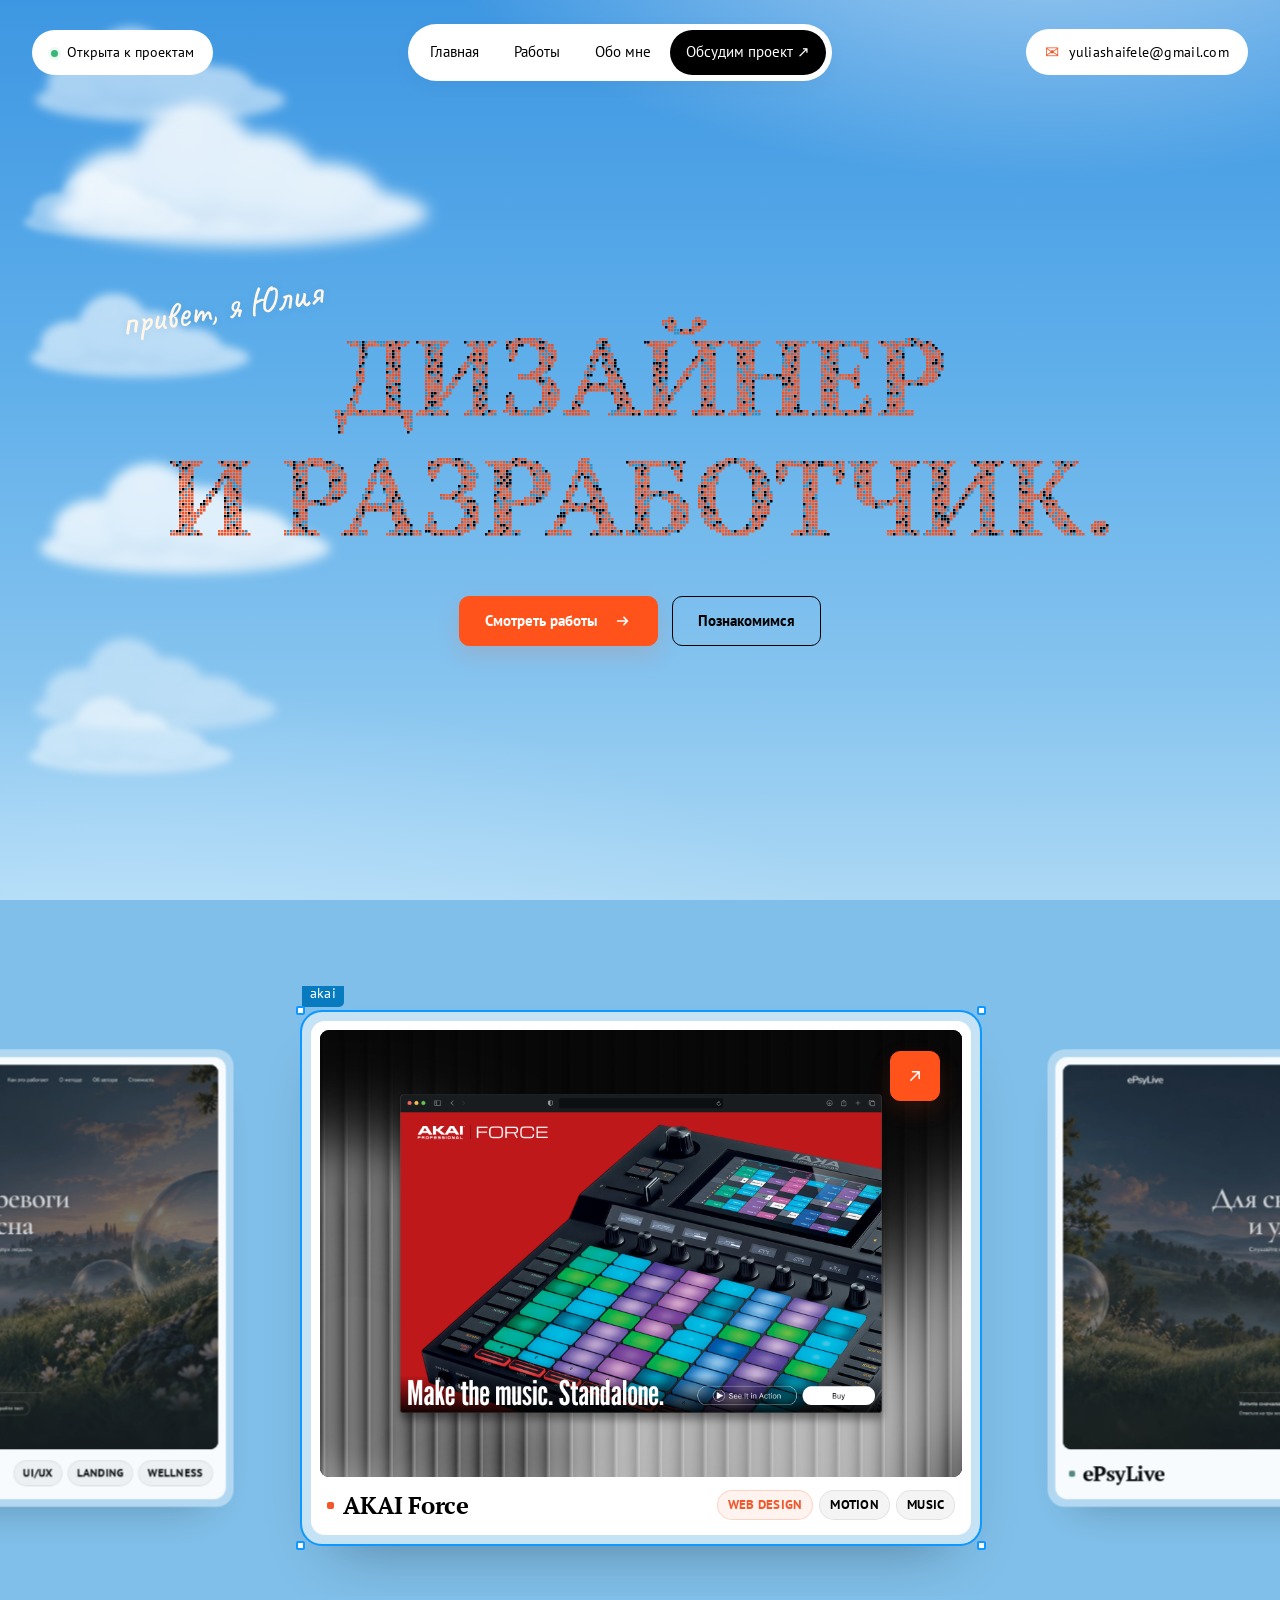
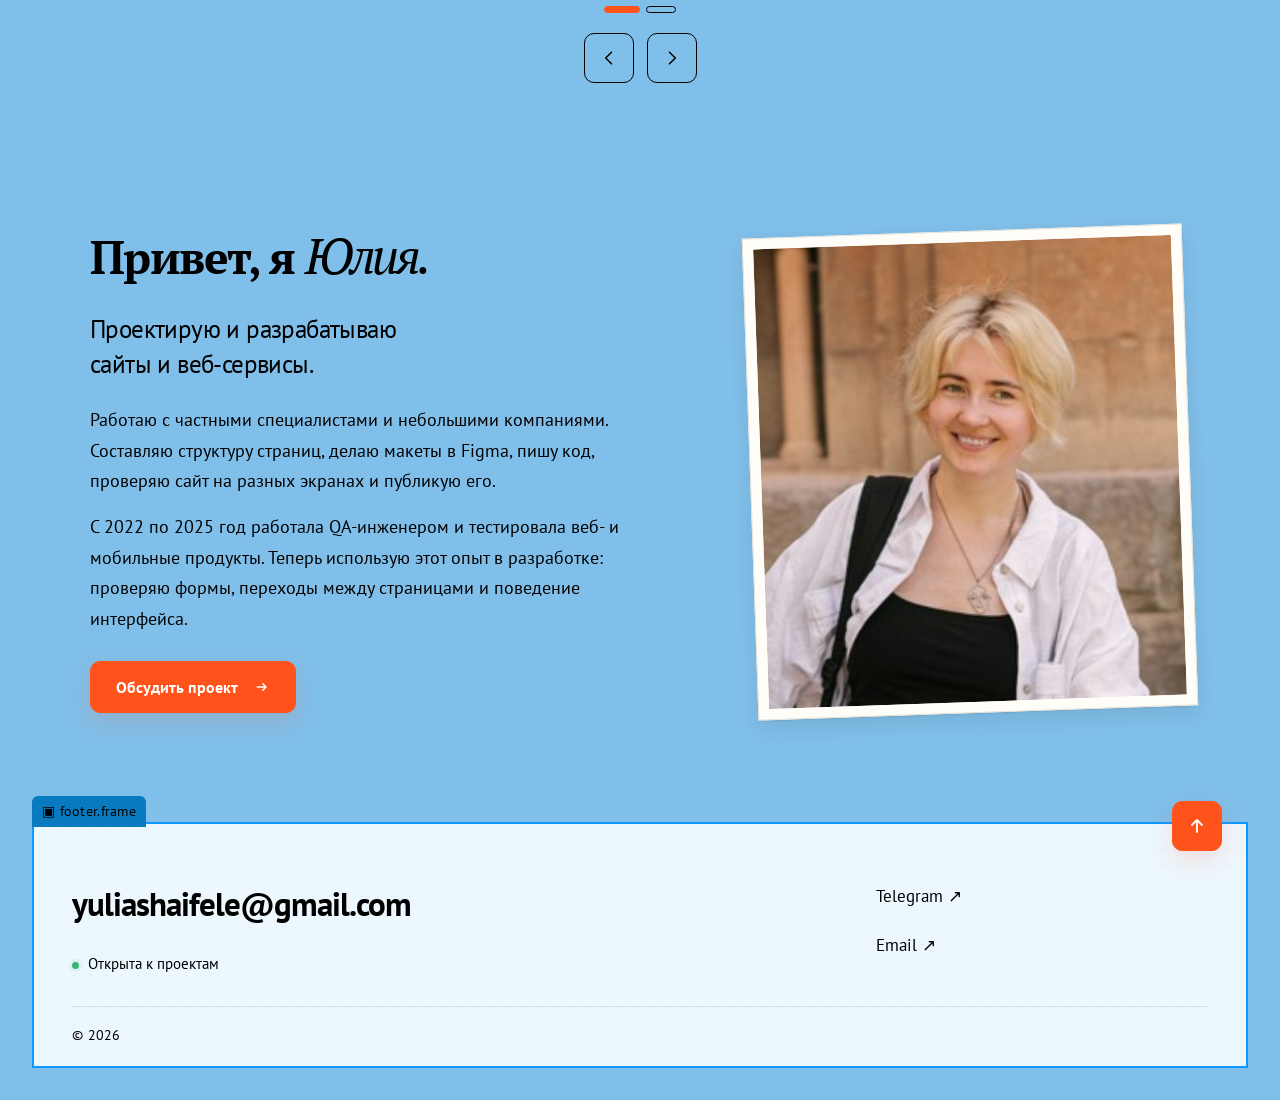
<file: index.html>
<!doctype html><html lang="ru"><head><meta charset="UTF-8"><meta name="viewport" content="width=device-width,initial-scale=1"><meta name="theme-color" content="#6bb6e5"><meta name="description" content="Независимый веб-дизайнер. Выразительные сайты и продуманные интерфейсы. Избранные проекты: AKAI Force и ePsyLive."><link rel="icon" href="favicon.svg" type="image/svg+xml"><link rel="stylesheet" href="styles.css?v=pt-fonts"><link rel="stylesheet" href="sections.css?v=pt-fonts"><script src="app.js?v=pure-black" defer></script><title>Юлия Шайфеле — Дизайнер и разработчик</title><link rel="stylesheet" href="typography.css?v=compact-footer"></head><body id="top"><a class="skip" href="#main">К содержимому</a><header class="header"><div class="status"><span class="dot"></span>Открыта к проектам</div><button class="menu-toggle" aria-controls="navigation" aria-expanded="false">Меню +</button><nav class="nav" id="navigation" aria-label="Основная навигация"><a href="#top">Главная</a><a href="#work">Работы</a><a href="#about">Обо мне</a><a href="https://t.me/p1nkx1" class="nav-contact" target="_blank" rel="noopener noreferrer">Обсудим проект ↗</a></nav><a class="identity" href="mailto:yuliashaifele@gmail.com"><span aria-hidden="true">✉</span> yuliashaifele@gmail.com</a></header>
<main id="main"><div class="sky-clouds" aria-hidden="true"><div class="cloud c1"></div><div class="cloud c2"></div><div class="cloud c3"></div><div class="cloud c4"></div><div class="cloud c5"></div><div class="cloud c6"></div><div class="cloud c7"></div></div><div class="sky-stage"><section class="hero" aria-labelledby="hero-title"><div class="hero-content"><p class="hero-hello">привет, я Юлия</p><div class="particle-heading"><h1 id="hero-title"><span>ДИЗАЙНЕР</span> <span>И РАЗРАБОТЧИК.</span></h1><canvas class="title-particles" aria-hidden="true"></canvas></div><div class="actions"><a href="#work" class="button primary">Смотреть работы <svg class="button-arrow" viewBox="0 0 20 20" width="16" height="16" fill="none" aria-hidden="true"><path d="M4 10h11M11 6l4 4-4 4" stroke="currentColor" stroke-width="1.8" stroke-linecap="round" stroke-linejoin="round"/></svg></a><a href="#about" class="button">Познакомимся</a></div></div></section>
<section class="work-carousel" id="work" aria-label="Избранные кейсы" aria-roledescription="карусель"><div class="work-slider" tabindex="0" aria-label="Кейсы: используйте стрелки влево и вправо"><div class="work-track"><article class="work-slide" data-project="akai" aria-label="AKAI Force" style="--project-accent:#f2582b"><div class="work-shell"><span class="work-label" aria-hidden="true">akai</span><i class="work-handle tl" aria-hidden="true"></i><i class="work-handle tr" aria-hidden="true"></i><i class="work-handle bl" aria-hidden="true"></i><i class="work-handle br" aria-hidden="true"></i><div class="work-card"><div class="work-frame"><img src="assets/akai-cover-mockup.png" alt="Первый экран проекта AKAI Force" width="1920" height="1440" draggable="false" decoding="async"><a class="work-open" href="https://pinkx1.github.io/akai-force/" target="_blank" rel="noopener noreferrer" aria-label="Открыть проект в новой вкладке"><svg viewBox="0 0 24 24" aria-hidden="true"><path d="M7 17 17 7M9 7h8v8"/></svg></a></div><div class="work-caption"><h3>AKAI Force</h3><div class="work-tags"><span>Web design</span><span>Motion</span><span>Music</span></div></div></div></div></article><article class="work-slide" data-project="epsylive" aria-label="ePsyLive" style="--project-accent:#4c867a"><div class="work-shell"><span class="work-label" aria-hidden="true">epsylive</span><i class="work-handle tl" aria-hidden="true"></i><i class="work-handle tr" aria-hidden="true"></i><i class="work-handle bl" aria-hidden="true"></i><i class="work-handle br" aria-hidden="true"></i><div class="work-card"><div class="work-frame"><img src="assets/epsy-cover.webp" alt="Первый экран проекта ePsyLive" width="1800" height="1125" draggable="false" decoding="async"><a class="work-open" href="https://psywaves.pro/" target="_blank" rel="noopener noreferrer" aria-label="Открыть проект в новой вкладке"><svg viewBox="0 0 24 24" aria-hidden="true"><path d="M7 17 17 7M9 7h8v8"/></svg></a></div><div class="work-caption"><h3>ePsyLive</h3><div class="work-tags"><span>UI/UX</span><span>Landing</span><span>Wellness</span></div></div></div></div></article></div></div><div class="work-dots" aria-label="Выбрать кейс"><button type="button" aria-label="Показать AKAI Force" aria-current="true" data-project-number="0"></button><button type="button" aria-label="Показать ePsyLive" data-project-number="1"></button></div><div class="work-arrows"><button type="button" data-work-prev aria-label="Предыдущий проект"><svg viewBox="0 0 24 24" aria-hidden="true"><path d="m15 5-7 7 7 7"/></svg></button><button type="button" data-work-next aria-label="Следующий проект"><svg viewBox="0 0 24 24" aria-hidden="true"><path d="m9 5 7 7-7 7"/></svg></button></div><span class="work-announcement sr-only" aria-live="polite"></span></section></div>
<div class="folio-world">
  <section class="about-editorial" id="about" aria-labelledby="about-heading">
  <div class="about-editorial-inner">
    
    <div class="about-spread">
      <figure class="about-portrait">
        <div class="about-photo-paper"><img src="assets/julia.png" alt="Юлия Шайфеле" width="275" height="256" loading="lazy"></div>
      </figure>
      <div class="about-introduction">
        <h2 id="about-heading">Привет, я <em>Юлия.</em></h2>
        <p class="about-lead">Проектирую и разрабатываю<br>сайты и веб-сервисы.</p>
        <div class="about-story"><p>Работаю с частными специалистами и небольшими компаниями. Составляю структуру страниц, делаю макеты в Figma, пишу код, проверяю сайт на разных экранах и публикую его.</p><p>С 2022 по 2025 год работала QA-инженером и тестировала веб- и мобильные продукты. Теперь использую этот опыт в разработке: проверяю формы, переходы между страницами и поведение интерфейса.</p></div>
        <a class="about-say-hi" href="https://t.me/p1nkx1" target="_blank" rel="noopener noreferrer">Обсудить проект <svg class="button-arrow" viewBox="0 0 20 20" width="16" height="16" fill="none" aria-hidden="true"><path d="M4 10h11M11 6l4 4-4 4" stroke="currentColor" stroke-width="1.8" stroke-linecap="round" stroke-linejoin="round"/></svg></a>
      </div>
    </div>
  </div>
</section>
  
  
  
  
  

  
  


  
  <footer class="folio-footer" id="contact"><span class="folio-tab">▣ footer.frame</span><a class="folio-top" href="#top" aria-label="Вернуться наверх"><svg viewBox="0 0 20 20" aria-hidden="true"><path d="M10 16V4M5 9l5-5 5 5"/></svg></a><div class="folio-footer-grid"><div><a class="folio-footer-email" href="mailto:yuliashaifele@gmail.com">yuliashaifele@gmail.com</a><p><i class="dot"></i>Открыта к проектам</p></div><div><a href="https://t.me/p1nkx1" target="_blank" rel="noopener noreferrer">Telegram ↗</a><a href="mailto:yuliashaifele@gmail.com">Email ↗</a></div></div><div class="folio-footer-bottom"><span>© 2026</span></div></footer>
</div>
</main></body></html>
</file>
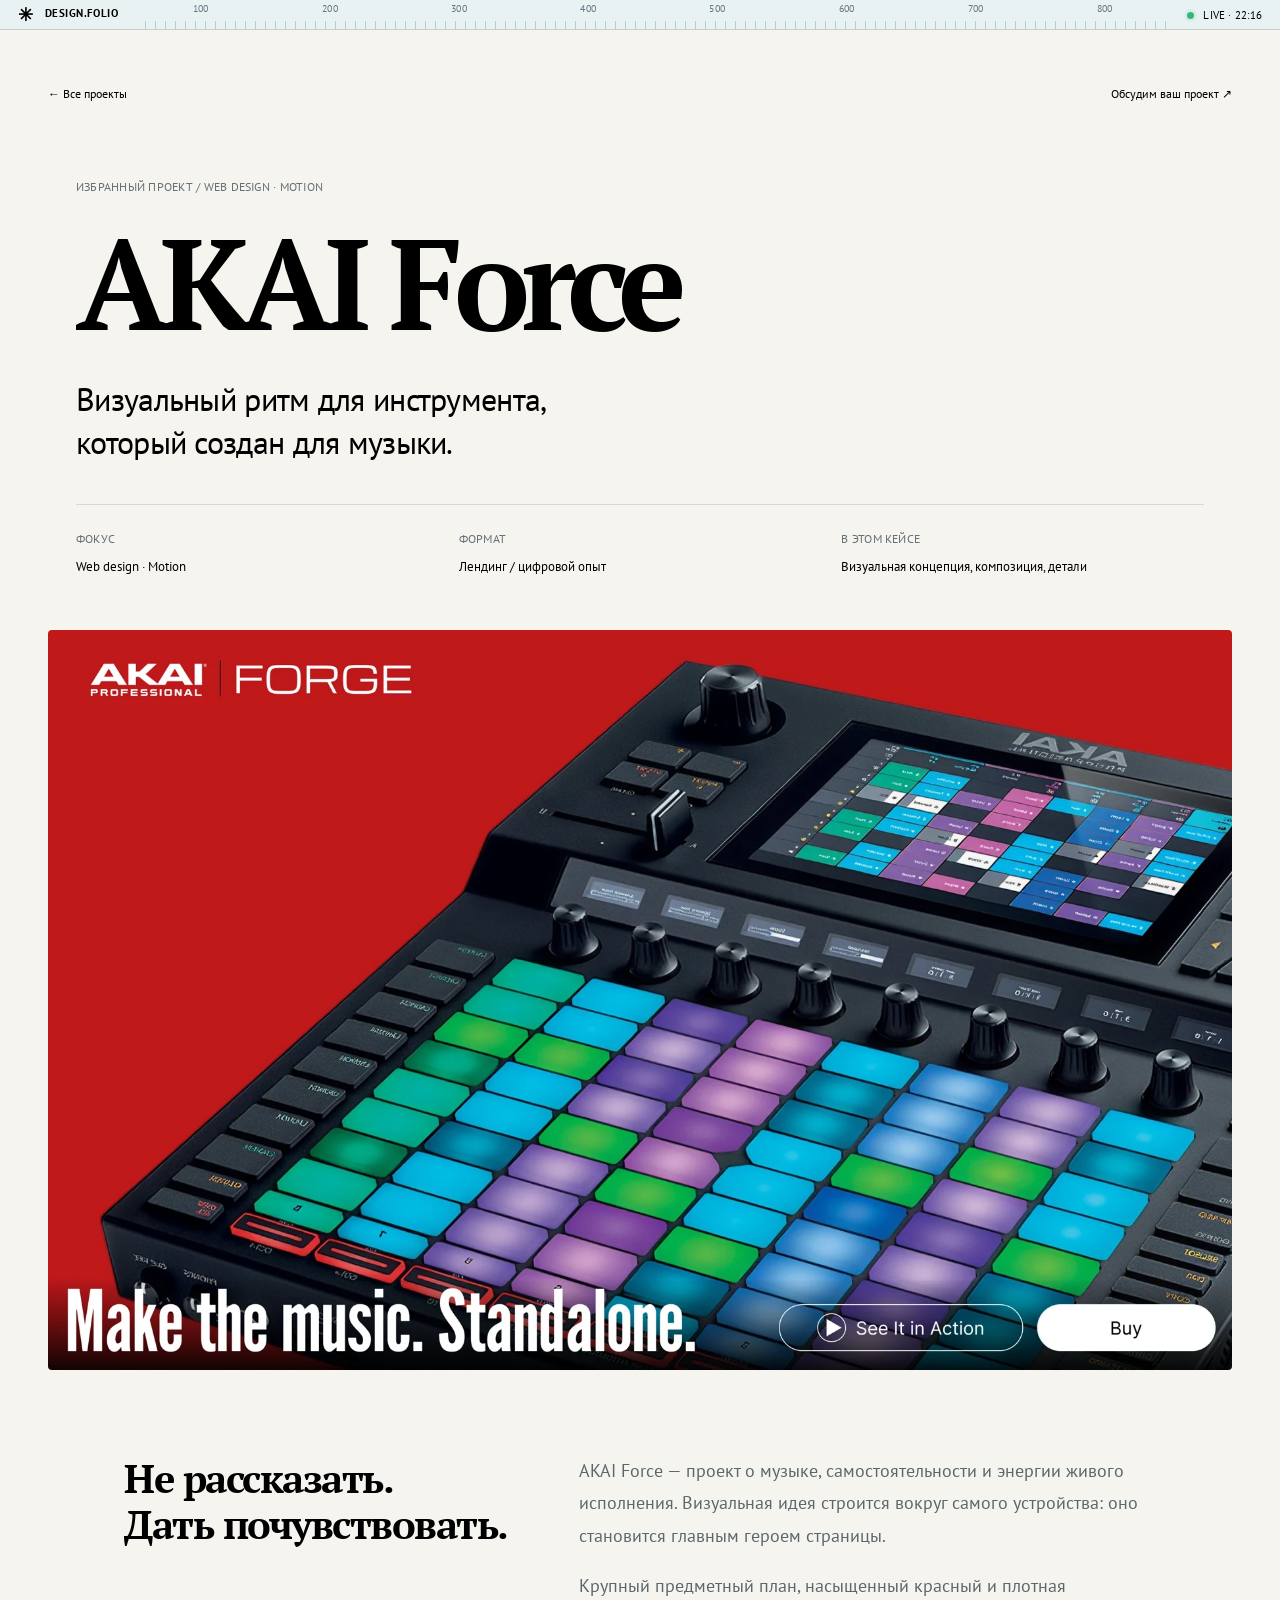
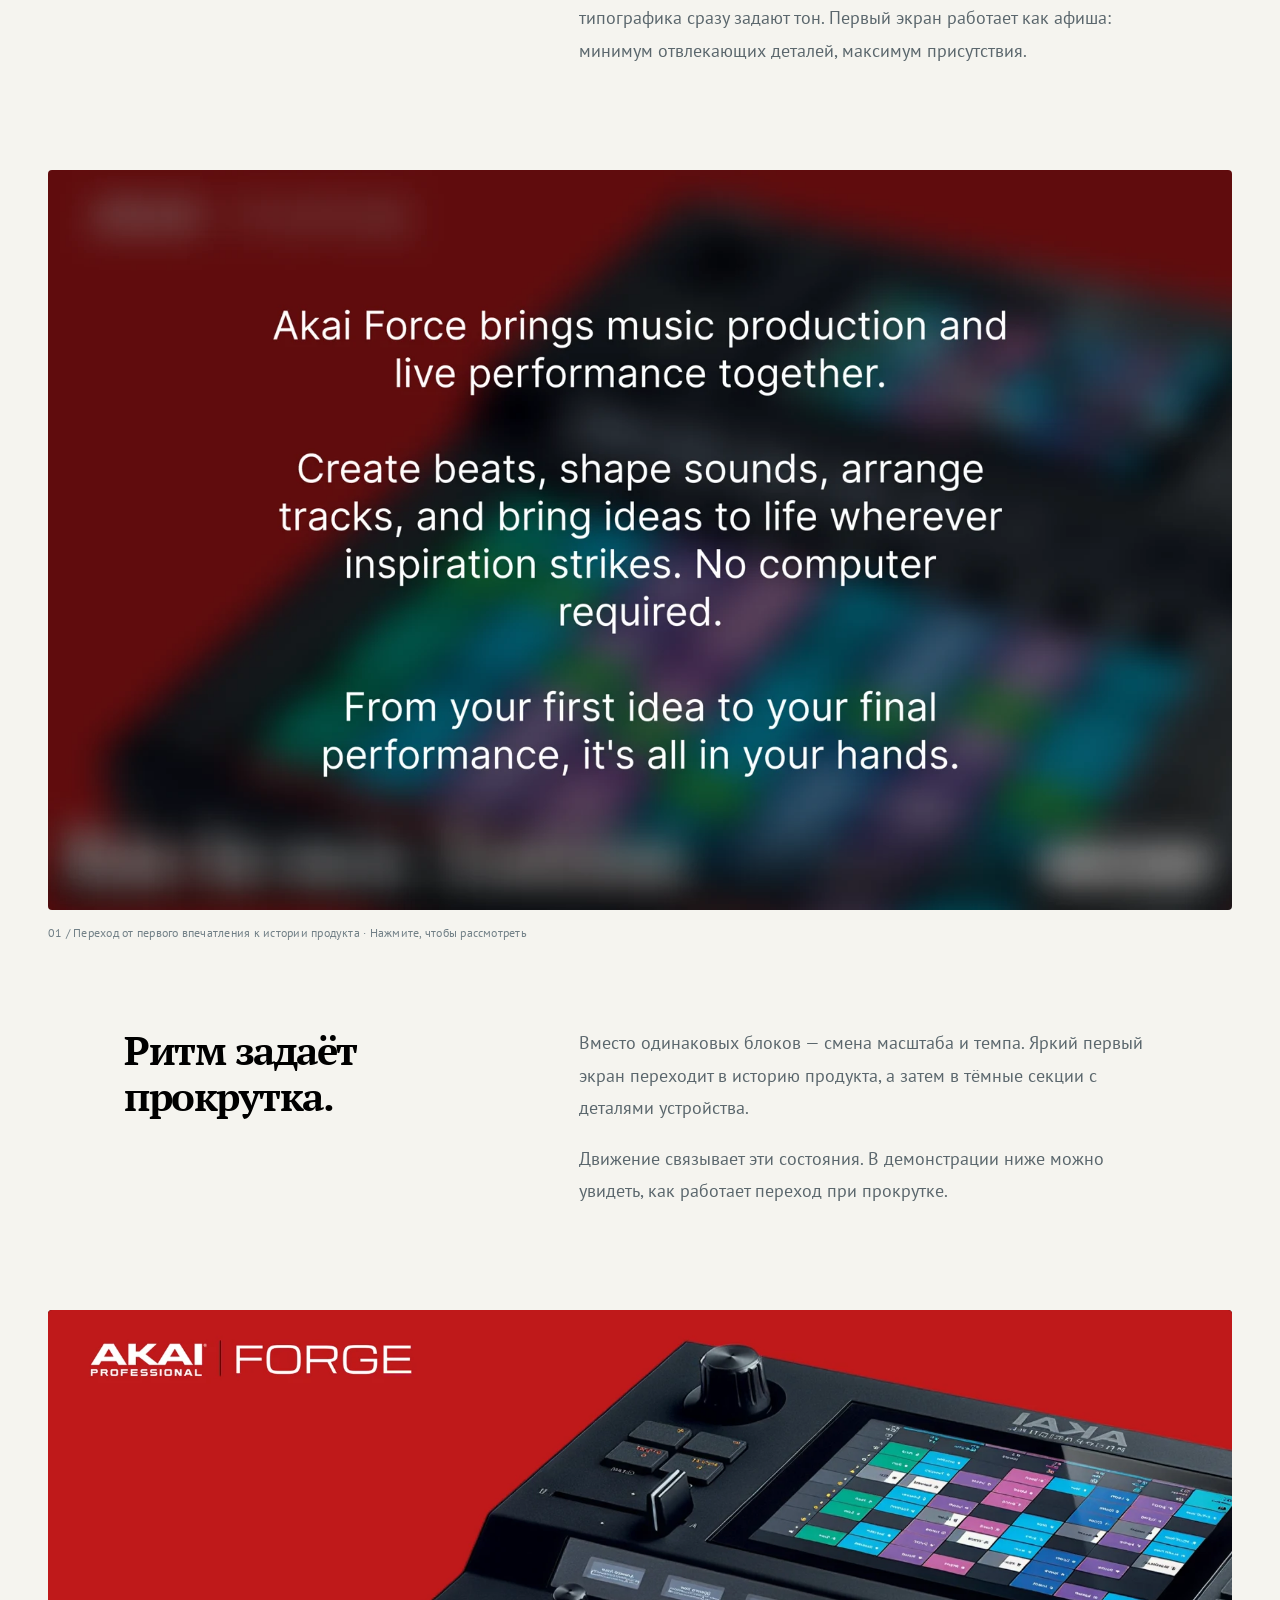
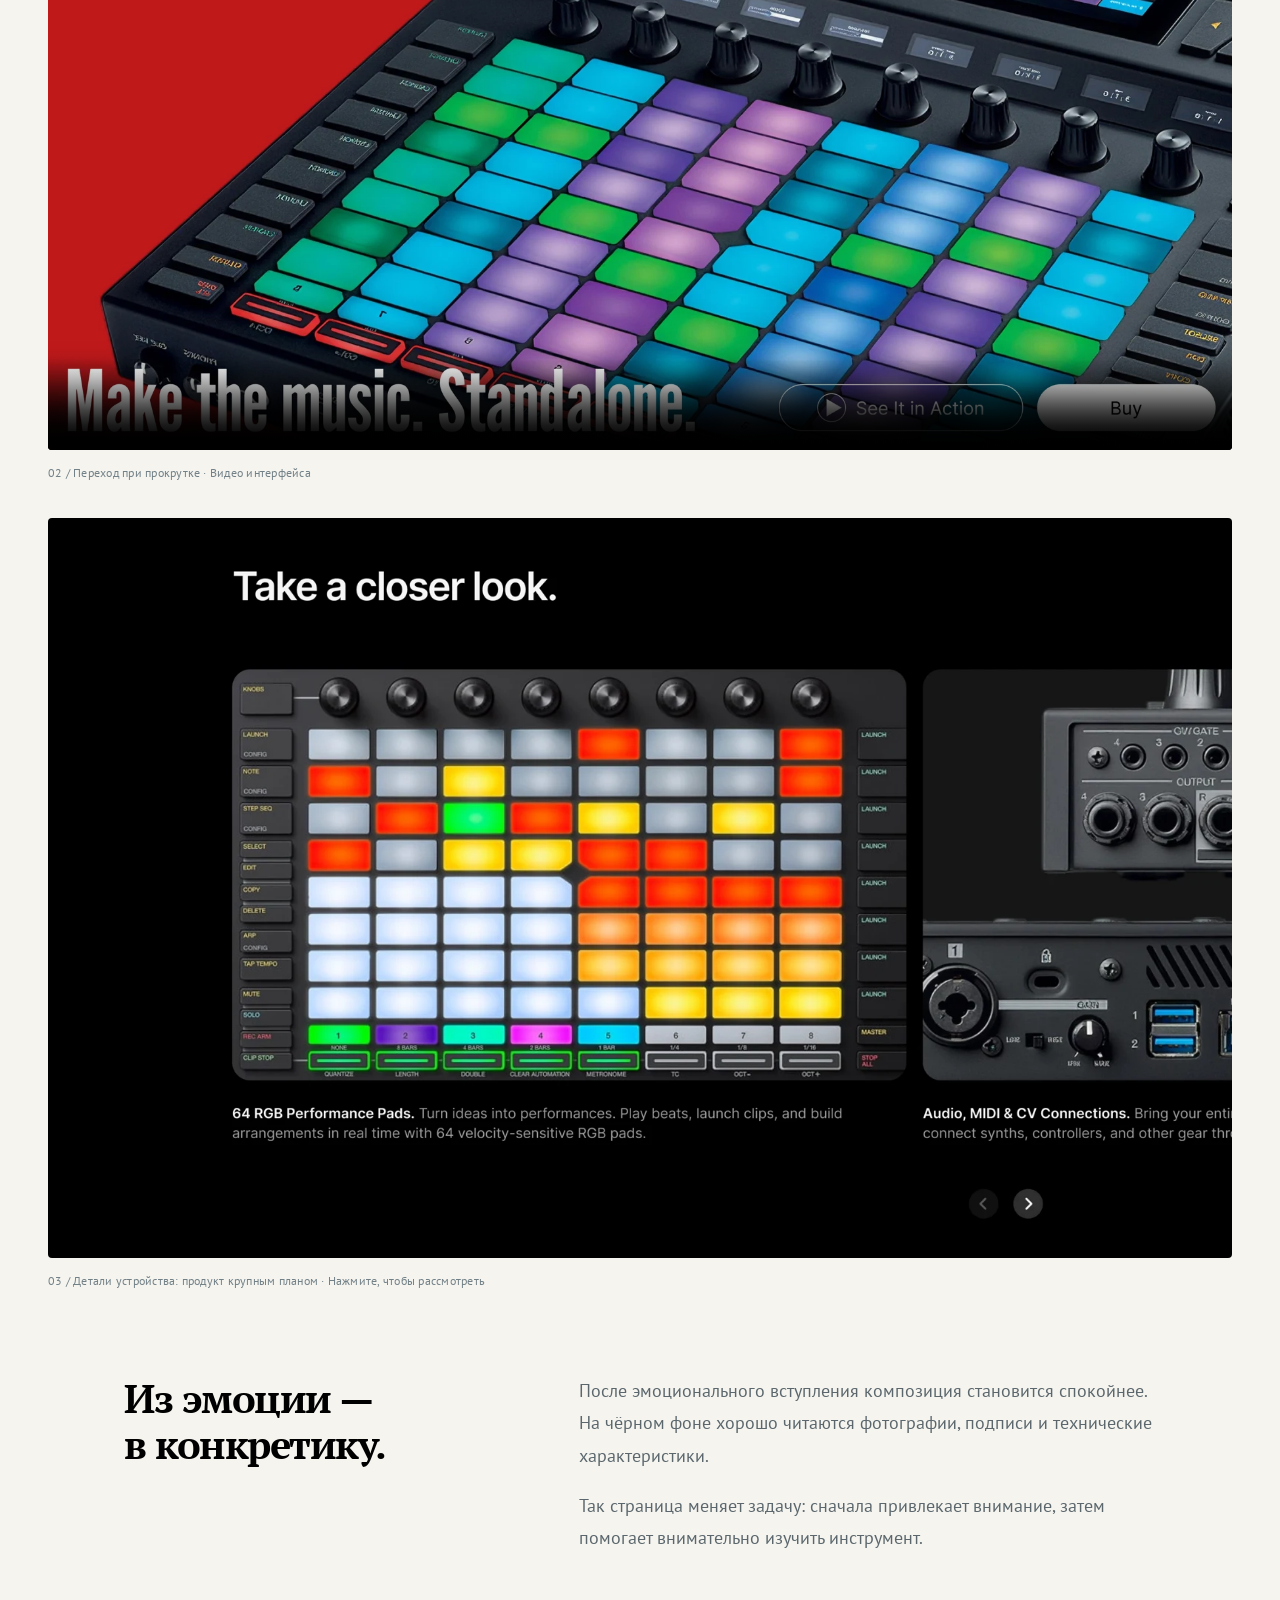
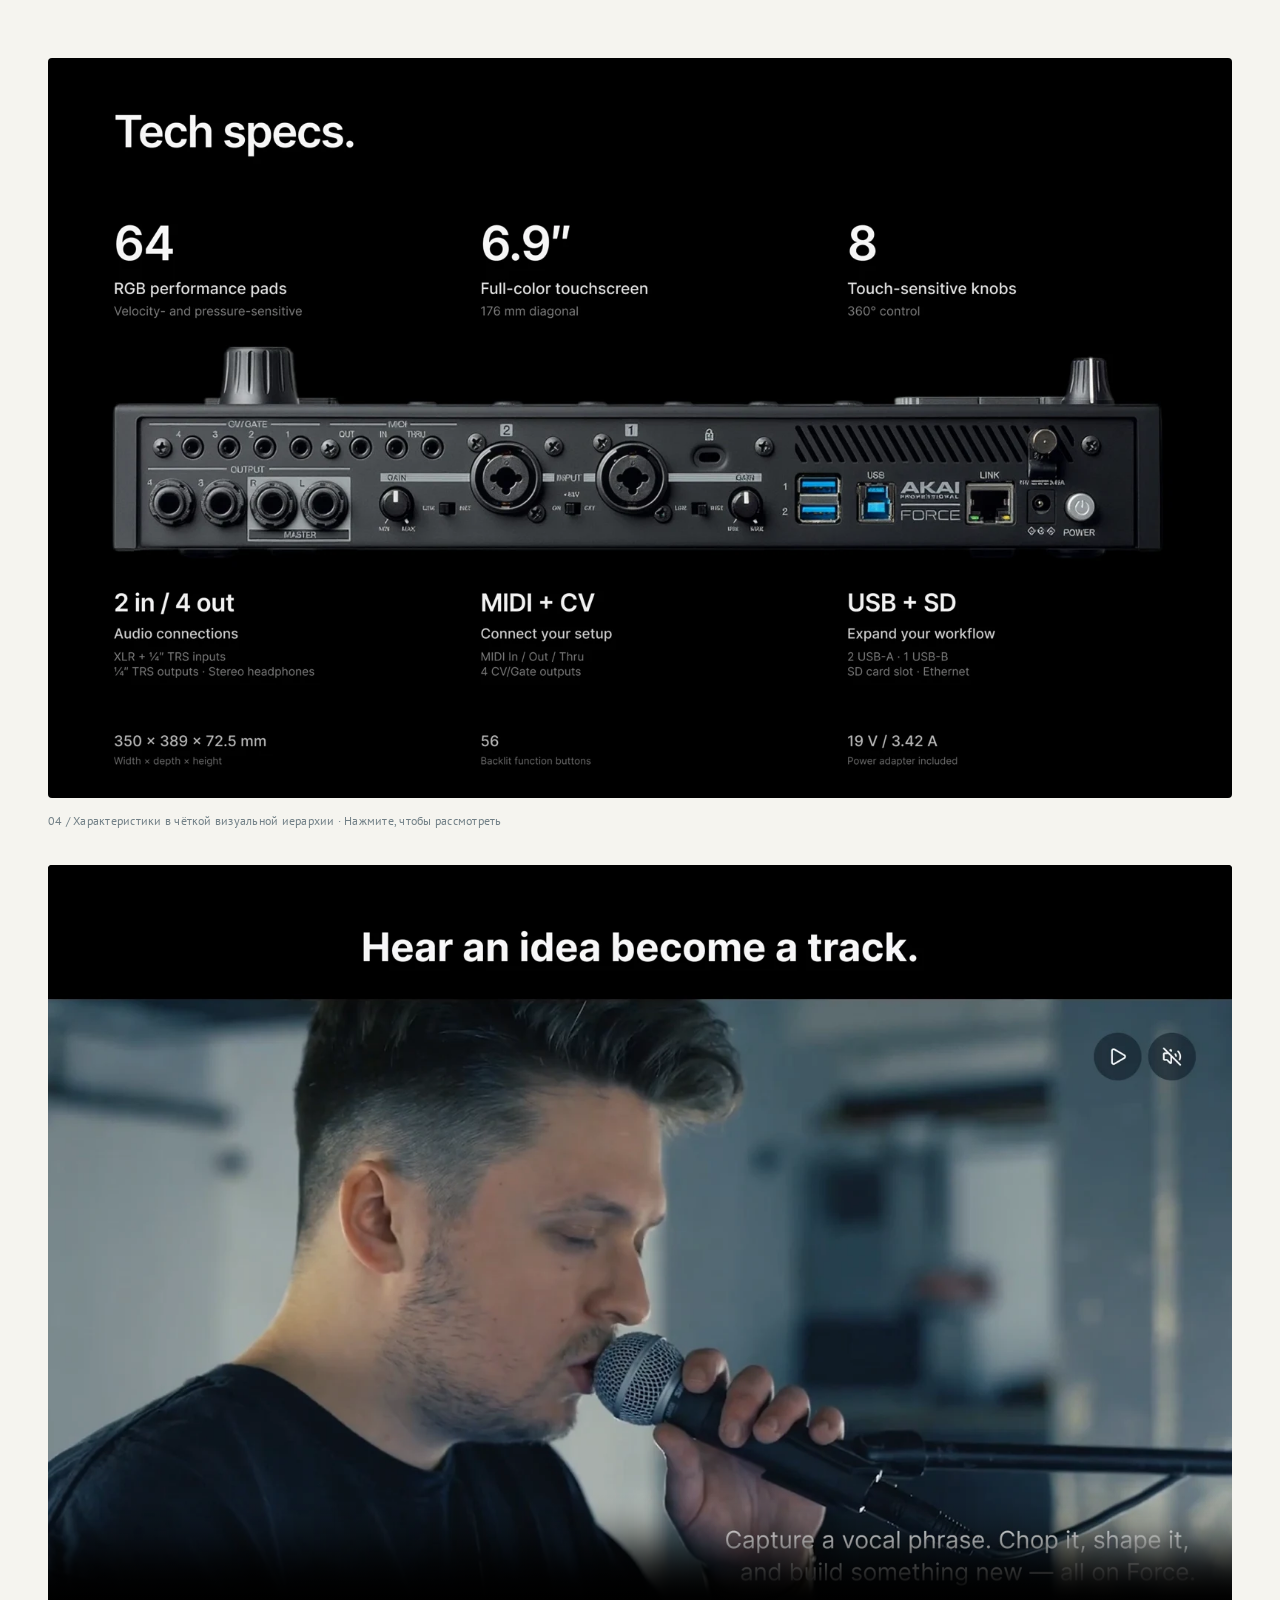
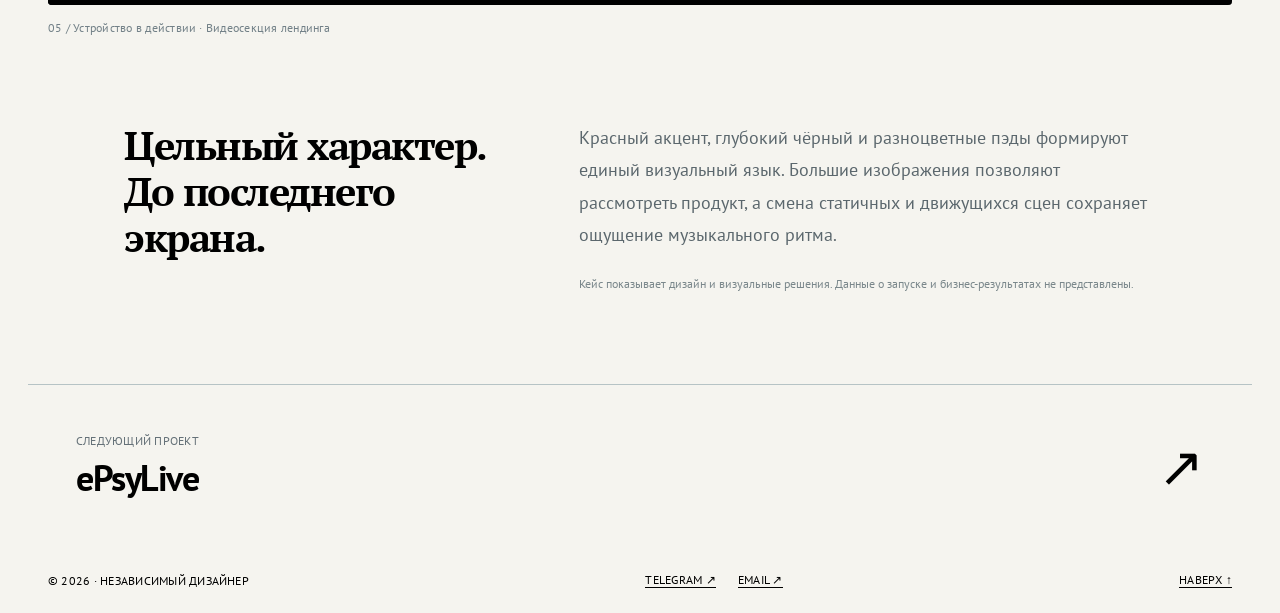
<file: akai.html>
<!doctype html><html lang="ru"><head><meta charset="UTF-8"><meta name="viewport" content="width=device-width,initial-scale=1"><meta name="theme-color" content="#6bb6e5"><meta name="description" content="Независимый веб-дизайнер. Выразительные сайты и продуманные интерфейсы. Избранные проекты: AKAI Force и ePsyLive."><link rel="icon" href="favicon.svg" type="image/svg+xml"><link rel="stylesheet" href="styles.css?v=pt-fonts"><script src="app.js?v=pure-black" defer></script><title>AKAI Force — Кейс / Design.folio</title><link rel="stylesheet" href="typography.css?v=pt-fonts"></head><body id="top" class="case-page"><a class="skip" href="#main">К содержимому</a><div class="ruler"><a class="ruler-brand" href="index.html"><b>✳</b> DESIGN.FOLIO</a><div class="ticks" aria-hidden="true"><span>100</span><span>200</span><span>300</span><span>400</span><span>500</span><span>600</span><span>700</span><span>800</span></div><div class="live"><span class="dot"></span>LIVE · <time data-clock></time></div></div><header class="case-header"><a href="index.html#work">← Все проекты</a><a href="https://t.me/p1nkx1" target="_blank" rel="noopener noreferrer">Обсудим ваш проект ↗</a></header><main id="main"><section class="case-intro"><div class="eyebrow">Избранный проект / Web design · Motion</div><h1>AKAI Force</h1><p class="lead">Визуальный ритм для инструмента,<br>который создан для музыки.</p><div class="case-facts"><div><span class="eyebrow">Фокус</span><p>Web design · Motion</p></div><div><span class="eyebrow">Формат</span><p>Лендинг / цифровой опыт</p></div><div><span class="eyebrow">В этом кейсе</span><p>Визуальная концепция, композиция, детали</p></div></div></section><div class="case-cover"><img src="assets/akai-cover.webp" alt="Первый экран проекта AKAI Force" fetchpriority="high"></div><section class="case-copy reveal"><h2>Не рассказать.<br>Дать почувствовать.</h2><div><p>AKAI Force — проект о музыке, самостоятельности и энергии живого исполнения. Визуальная идея строится вокруг самого устройства: оно становится главным героем страницы.</p><p>Крупный предметный план, насыщенный красный и плотная типографика сразу задают тон. Первый экран работает как афиша: минимум отвлекающих деталей, максимум присутствия.</p></div></section><figure class="case-media reveal"><button class="image-button" data-zoom aria-label="Увеличить: Экран с идеей продукта на размытом красном фоне"><img src="assets/akai-story.webp" alt="Экран с идеей продукта на размытом красном фоне" loading="lazy"></button><figcaption>01 / Переход от первого впечатления к истории продукта · Нажмите, чтобы рассмотреть</figcaption></figure><section class="case-copy reveal"><h2>Ритм задаёт<br>прокрутка.</h2><div><p>Вместо одинаковых блоков — смена масштаба и темпа. Яркий первый экран переходит в историю продукта, а затем в тёмные секции с деталями устройства.</p><p>Движение связывает эти состояния. В демонстрации ниже можно увидеть, как работает переход при прокрутке.</p></div></section><figure class="case-media reveal"><video controls muted loop playsinline preload="metadata" poster="assets/akai-cover.webp" data-autoplay aria-label="Демонстрация перехода при прокрутке сайта AKAI Force"><source src="assets/akai-scroll.mp4" type="video/mp4">Ваш браузер не поддерживает видео. <a href="assets/akai-scroll.mp4">Скачать демонстрацию</a></video><figcaption>02 / Переход при прокрутке · Видео интерфейса</figcaption></figure><figure class="case-media reveal"><button class="image-button" data-zoom aria-label="Увеличить: Крупные планы пэдов и элементов управления AKAI Force"><img src="assets/akai-detail.webp" alt="Крупные планы пэдов и элементов управления AKAI Force" loading="lazy"></button><figcaption>03 / Детали устройства: продукт крупным планом · Нажмите, чтобы рассмотреть</figcaption></figure><section class="case-copy reveal"><h2>Из эмоции —<br>в конкретику.</h2><div><p>После эмоционального вступления композиция становится спокойнее. На чёрном фоне хорошо читаются фотографии, подписи и технические характеристики.</p><p>Так страница меняет задачу: сначала привлекает внимание, затем помогает внимательно изучить инструмент.</p></div></section><figure class="case-media reveal"><button class="image-button" data-zoom aria-label="Увеличить: Секция технических характеристик и разъёмов AKAI Force"><img src="assets/akai-specs.webp" alt="Секция технических характеристик и разъёмов AKAI Force" loading="lazy"></button><figcaption>04 / Характеристики в чёткой визуальной иерархии · Нажмите, чтобы рассмотреть</figcaption></figure><figure class="case-media reveal"><video controls playsinline preload="none" poster="assets/akai-live.webp" aria-label="Видеосекция AKAI Force"><source src="assets/akai-video.mp4" type="video/mp4">Ваш браузер не поддерживает видео. <a href="assets/akai-video.mp4">Скачать видео</a></video><figcaption>05 / Устройство в действии · Видеосекция лендинга</figcaption></figure><section class="case-copy reveal"><h2>Цельный характер.<br>До последнего экрана.</h2><div><p>Красный акцент, глубокий чёрный и разноцветные пэды формируют единый визуальный язык. Большие изображения позволяют рассмотреть продукт, а смена статичных и движущихся сцен сохраняет ощущение музыкального ритма.</p><small>Кейс показывает дизайн и визуальные решения. Данные о запуске и бизнес-результатах не представлены.</small></div></section><a class="case-next" href="epsylive.html"><div><span class="eyebrow">Следующий проект</span><br><strong>ePsyLive</strong></div><span class="arrow">↗</span></a></main><footer class="footer"><span>© 2026 · Независимый дизайнер</span><div class="footer-contacts"><a href="https://t.me/p1nkx1" target="_blank" rel="noopener noreferrer">Telegram ↗</a><a href="mailto:yuliashaifele@gmail.com">Email ↗</a></div><a href="#top">Наверх ↑</a></footer><dialog id="lightbox" class="lightbox" aria-label="Изображение проекта в полном размере"><button class="close" aria-label="Закрыть изображение">×</button><img alt=""></dialog></body></html>
</file>
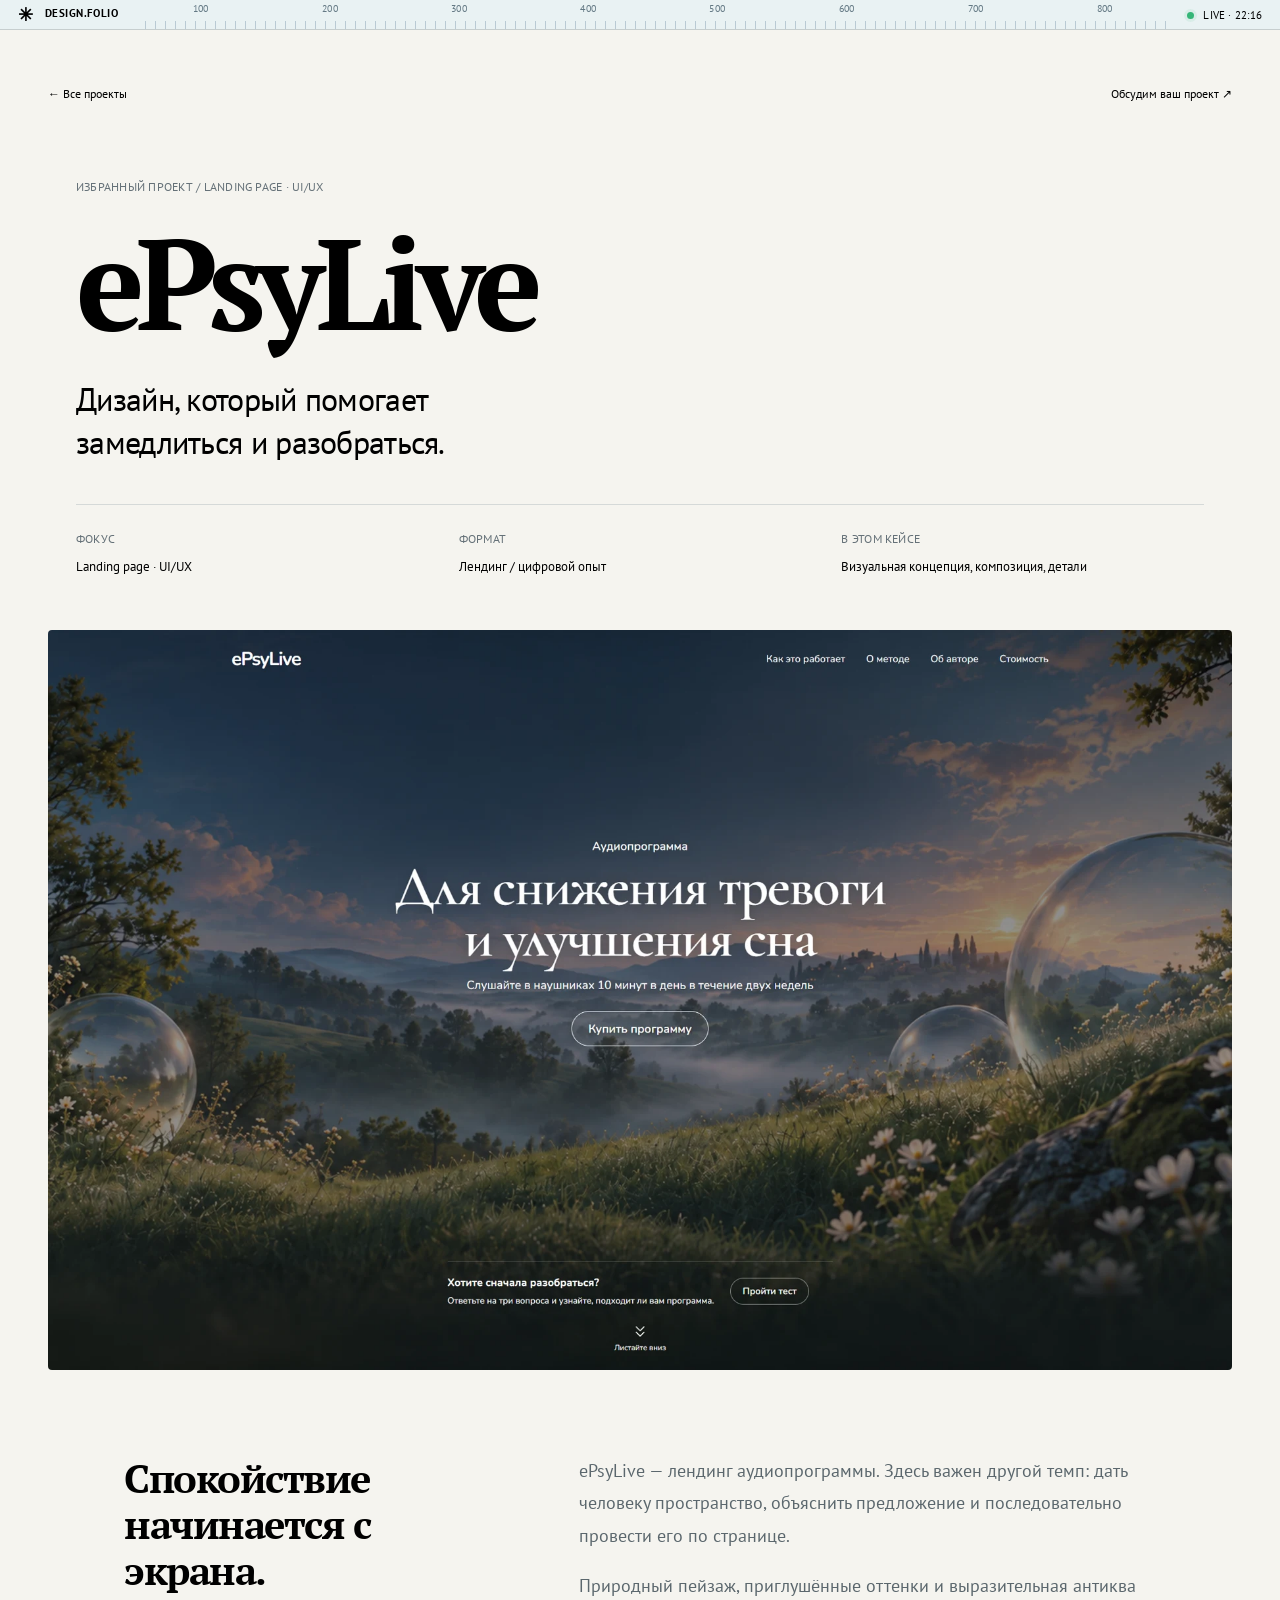
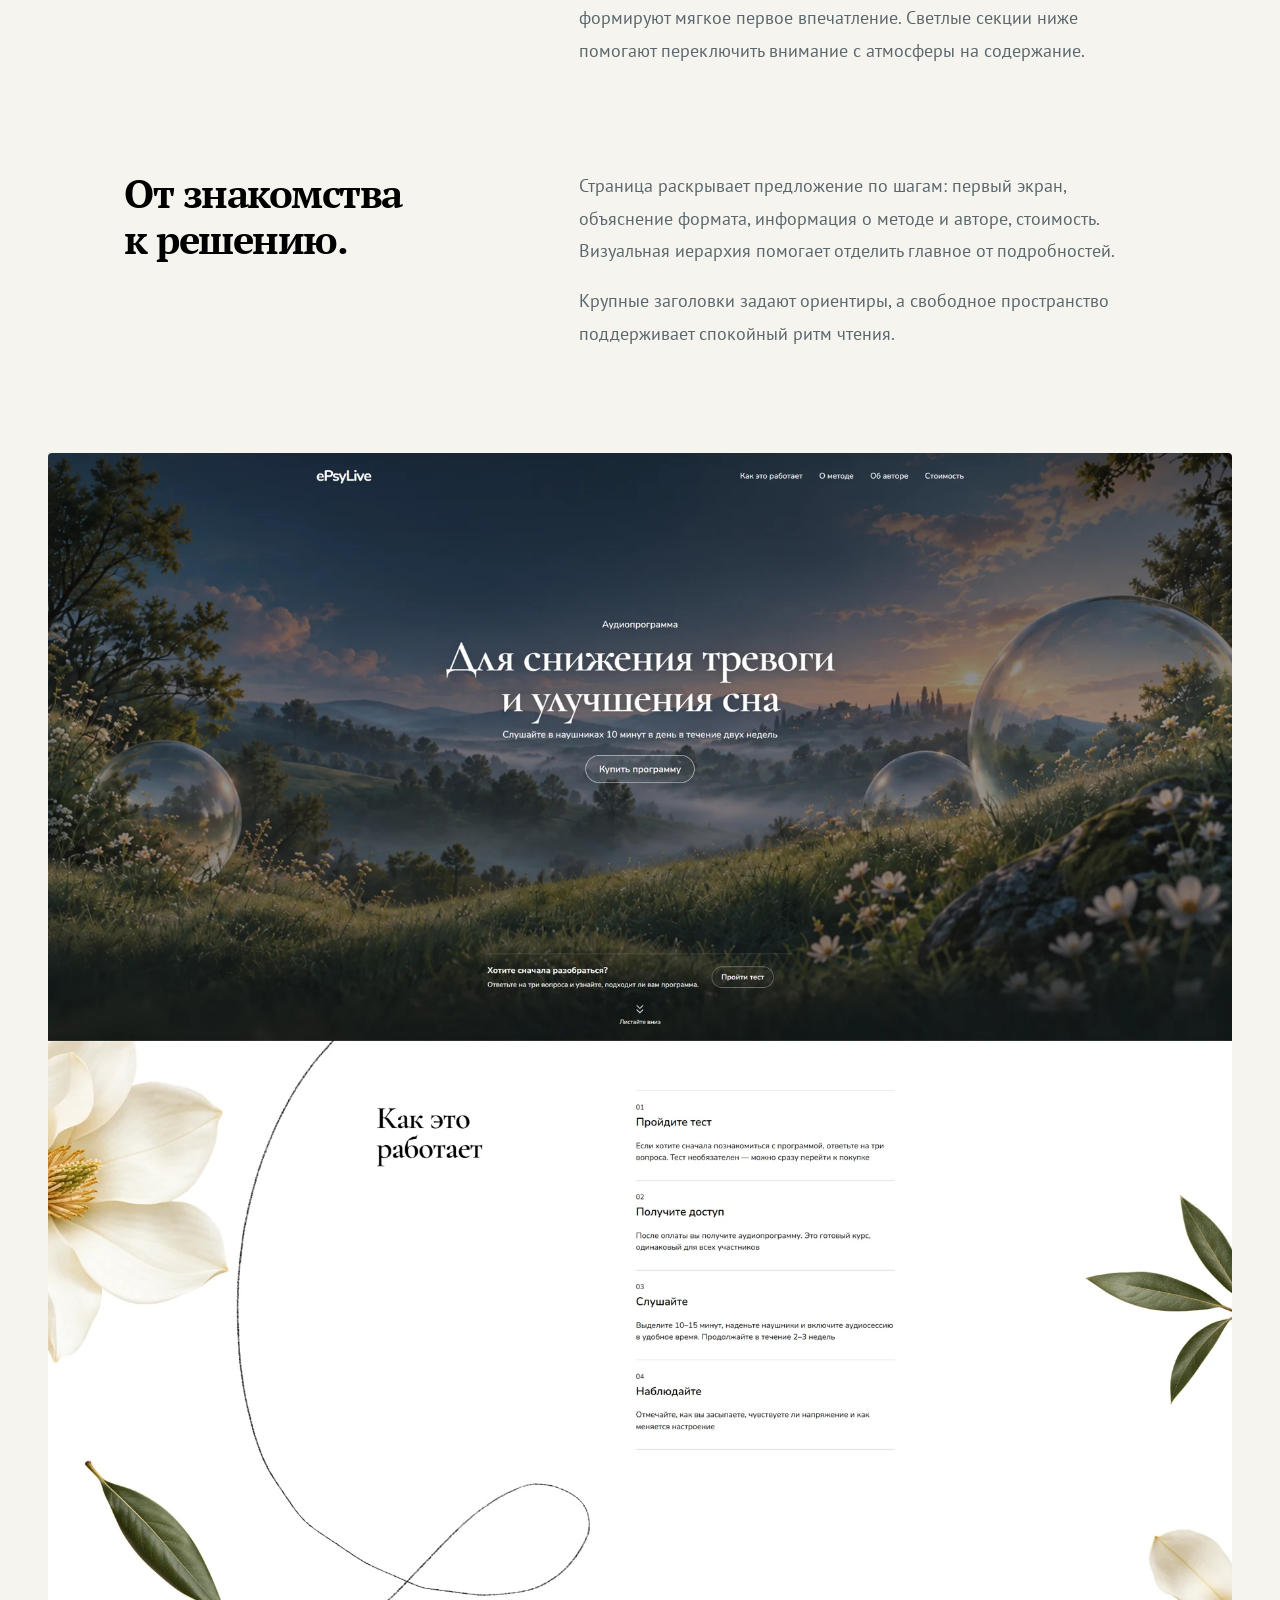
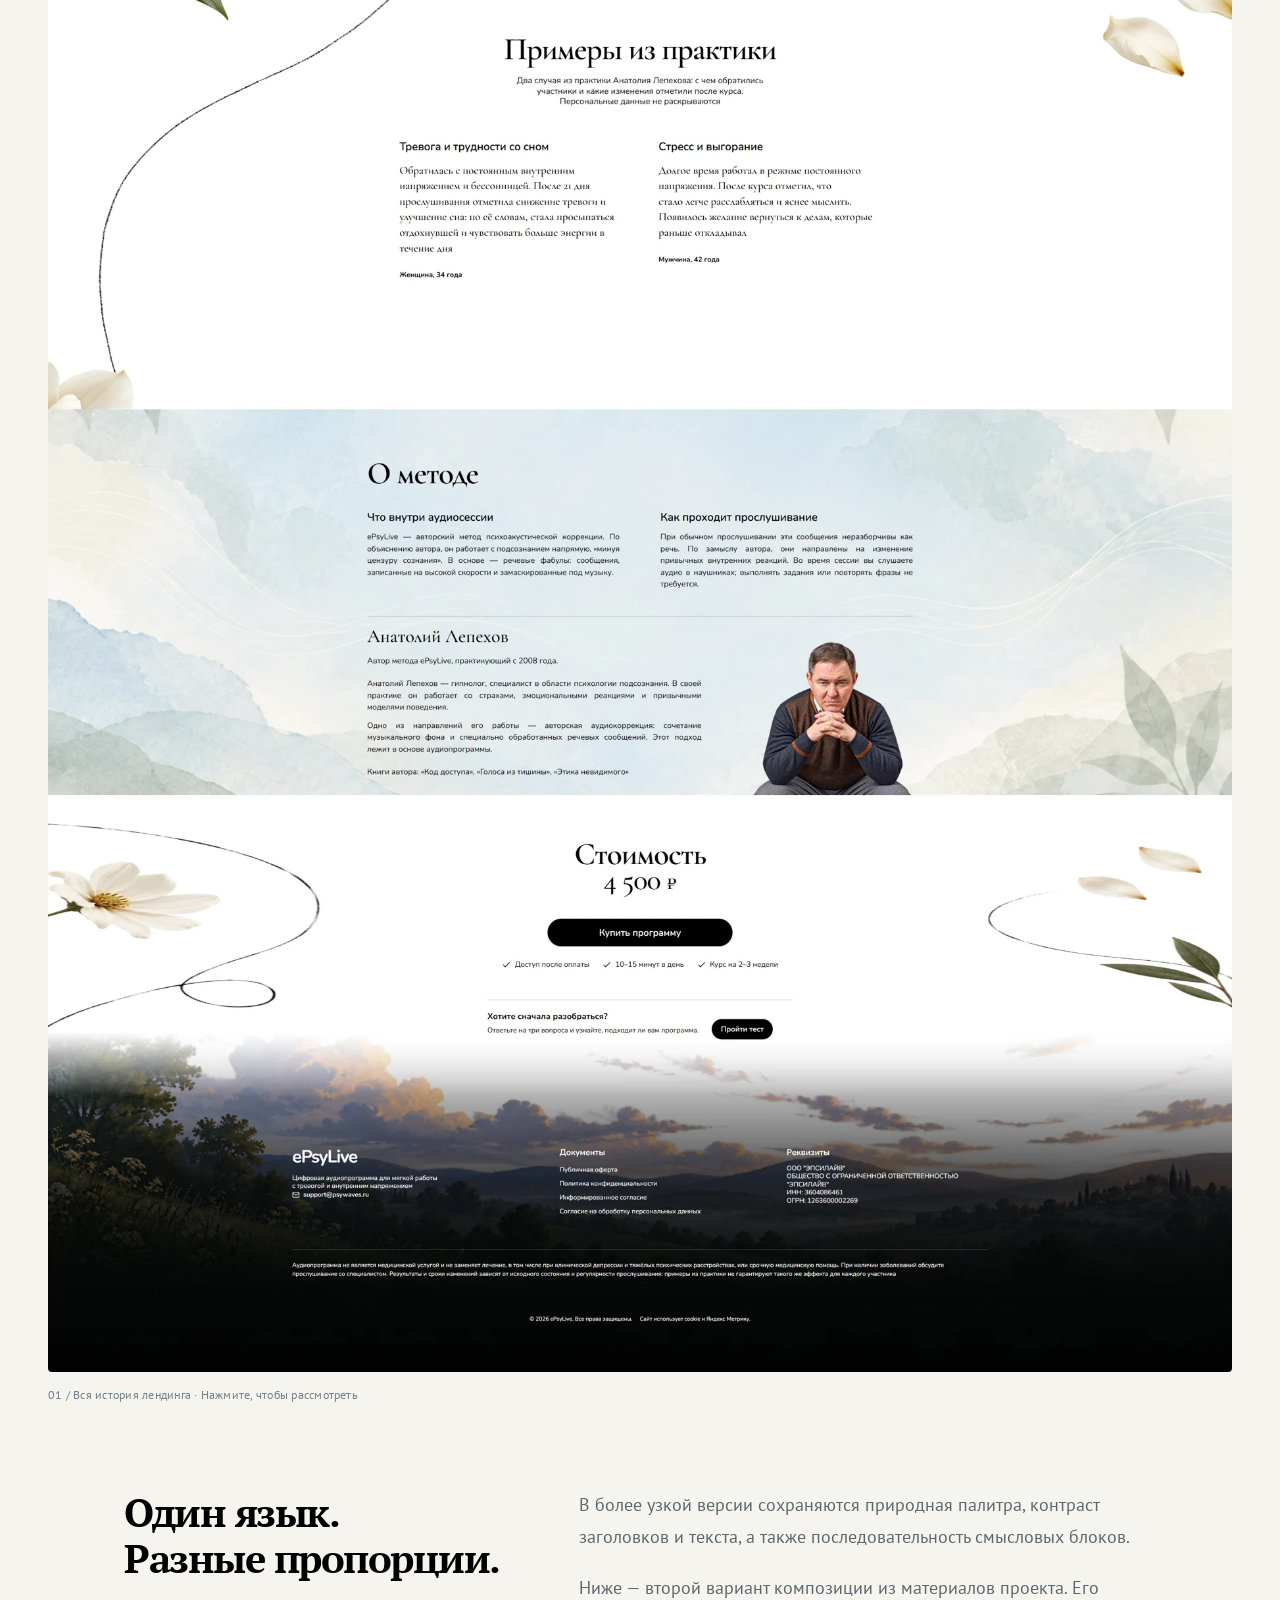
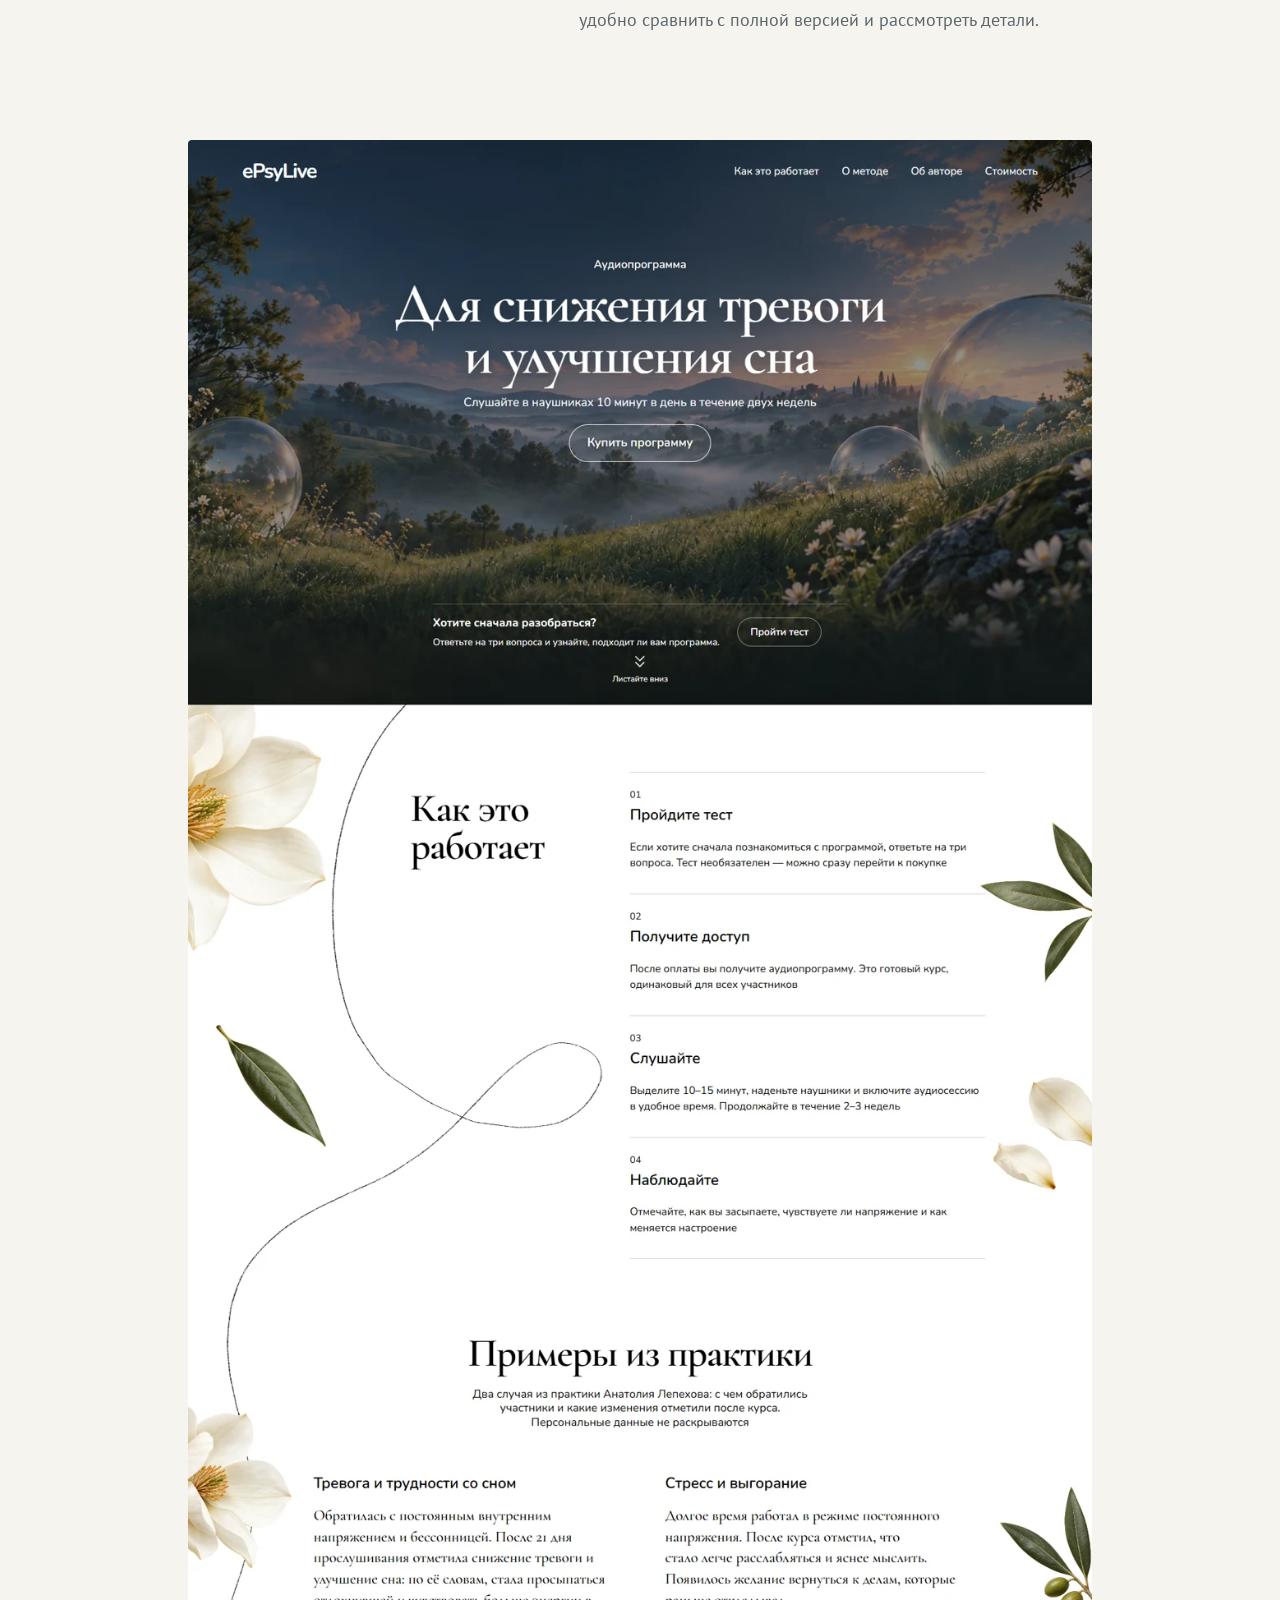
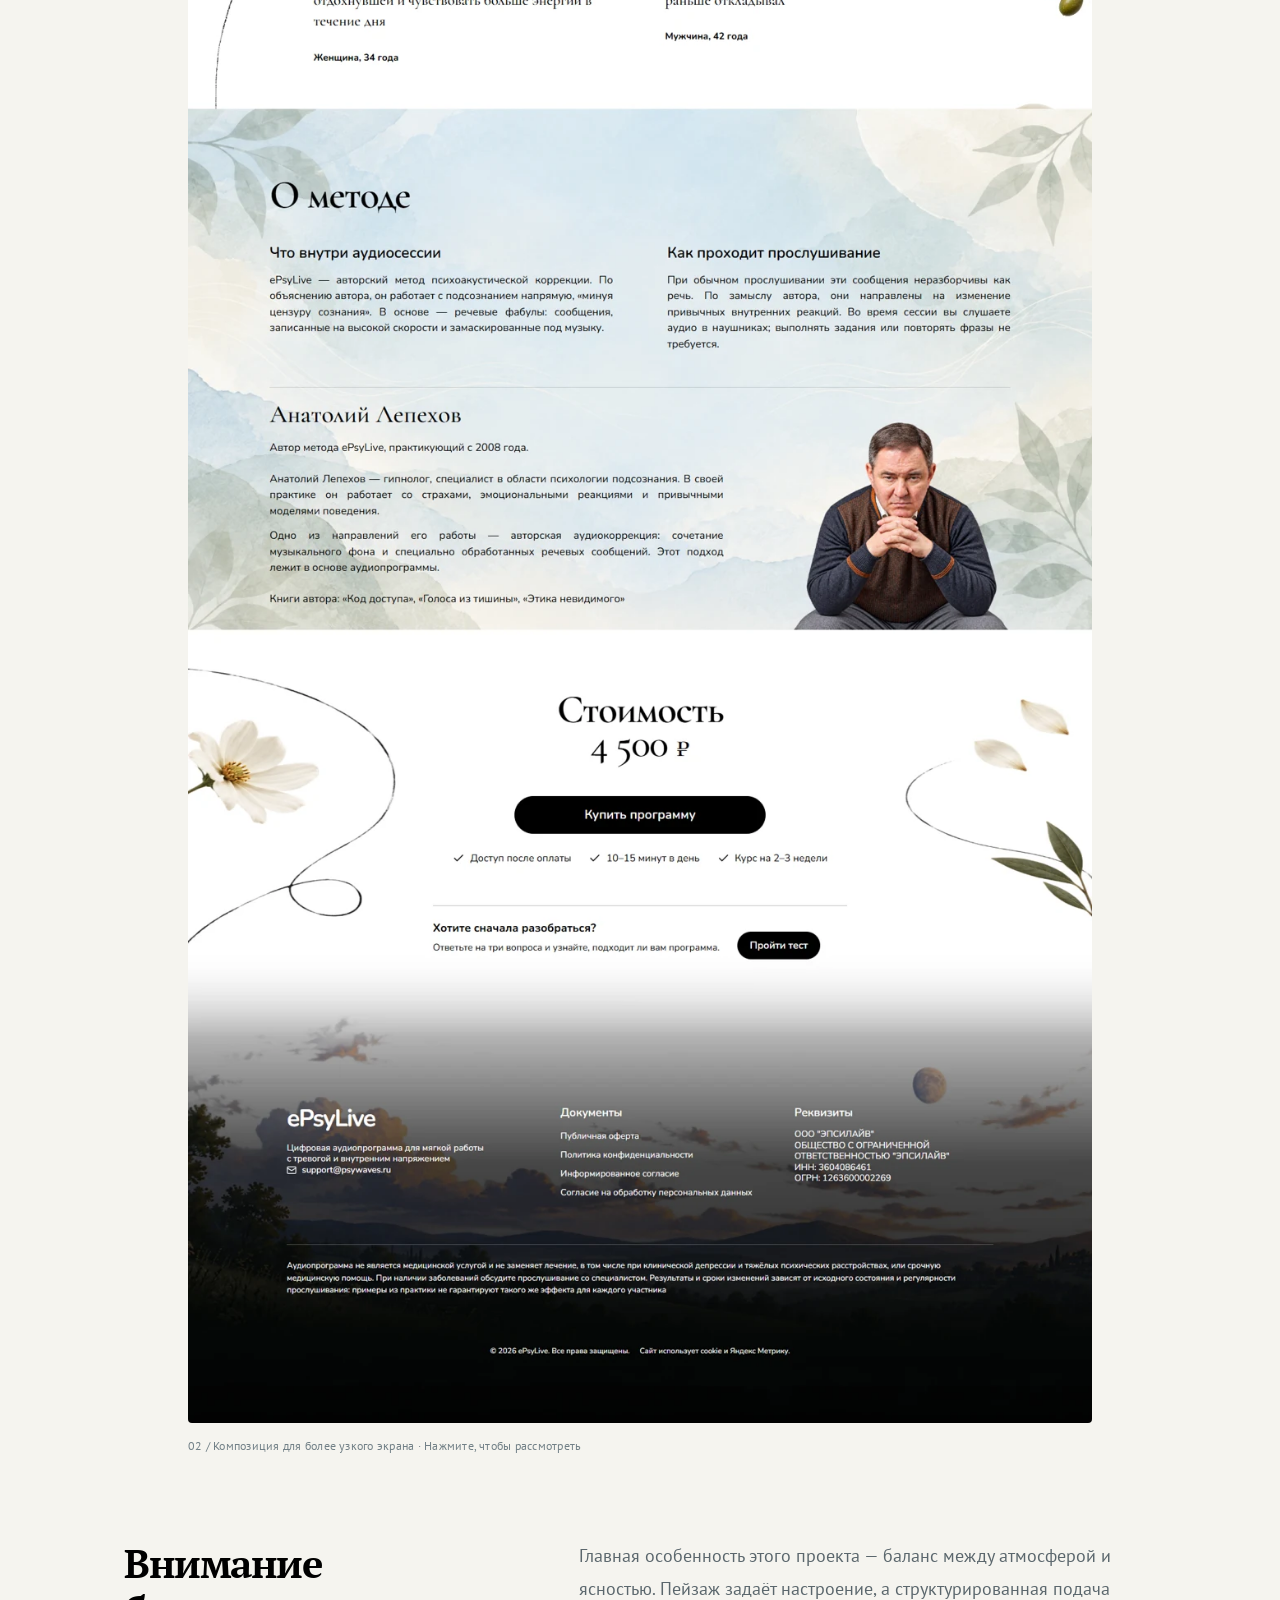
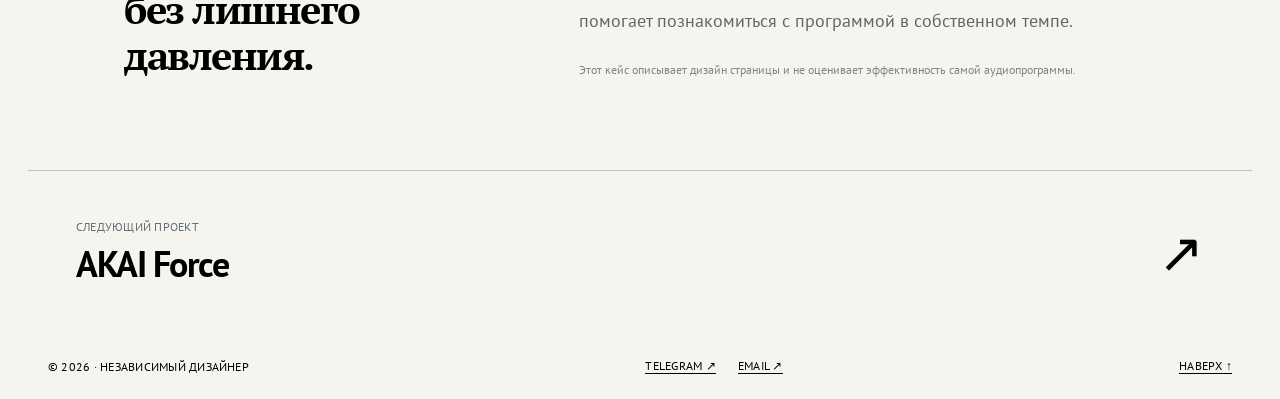
<file: epsylive.html>
<!doctype html><html lang="ru"><head><meta charset="UTF-8"><meta name="viewport" content="width=device-width,initial-scale=1"><meta name="theme-color" content="#6bb6e5"><meta name="description" content="Независимый веб-дизайнер. Выразительные сайты и продуманные интерфейсы. Избранные проекты: AKAI Force и ePsyLive."><link rel="icon" href="favicon.svg" type="image/svg+xml"><link rel="stylesheet" href="styles.css?v=pt-fonts"><script src="app.js?v=pure-black" defer></script><title>ePsyLive — Кейс / Design.folio</title><link rel="stylesheet" href="typography.css?v=pt-fonts"></head><body id="top" class="case-page"><a class="skip" href="#main">К содержимому</a><div class="ruler"><a class="ruler-brand" href="index.html"><b>✳</b> DESIGN.FOLIO</a><div class="ticks" aria-hidden="true"><span>100</span><span>200</span><span>300</span><span>400</span><span>500</span><span>600</span><span>700</span><span>800</span></div><div class="live"><span class="dot"></span>LIVE · <time data-clock></time></div></div><header class="case-header"><a href="index.html#work">← Все проекты</a><a href="https://t.me/p1nkx1" target="_blank" rel="noopener noreferrer">Обсудим ваш проект ↗</a></header><main id="main"><section class="case-intro"><div class="eyebrow">Избранный проект / Landing page · UI/UX</div><h1>ePsyLive</h1><p class="lead">Дизайн, который помогает<br>замедлиться и разобраться.</p><div class="case-facts"><div><span class="eyebrow">Фокус</span><p>Landing page · UI/UX</p></div><div><span class="eyebrow">Формат</span><p>Лендинг / цифровой опыт</p></div><div><span class="eyebrow">В этом кейсе</span><p>Визуальная концепция, композиция, детали</p></div></div></section><div class="case-cover"><img src="assets/epsy-cover.webp" alt="Первый экран проекта ePsyLive" fetchpriority="high"></div><section class="case-copy reveal"><h2>Спокойствие<br>начинается с экрана.</h2><div><p>ePsyLive — лендинг аудиопрограммы. Здесь важен другой темп: дать человеку пространство, объяснить предложение и последовательно провести его по странице.</p><p>Природный пейзаж, приглушённые оттенки и выразительная антиква формируют мягкое первое впечатление. Светлые секции ниже помогают переключить внимание с атмосферы на содержание.</p></div></section><section class="case-copy reveal"><h2>От знакомства<br>к решению.</h2><div><p>Страница раскрывает предложение по шагам: первый экран, объяснение формата, информация о методе и авторе, стоимость. Визуальная иерархия помогает отделить главное от подробностей.</p><p>Крупные заголовки задают ориентиры, а свободное пространство поддерживает спокойный ритм чтения.</p></div></section><figure class="case-media reveal"><button class="image-button" data-zoom aria-label="Увеличить: Полный лендинг ePsyLive: от первого экрана до блока стоимости"><img src="assets/epsy-full.webp" alt="Полный лендинг ePsyLive: от первого экрана до блока стоимости" loading="lazy"></button><figcaption>01 / Вся история лендинга · Нажмите, чтобы рассмотреть</figcaption></figure><section class="case-copy reveal"><h2>Один язык.<br>Разные пропорции.</h2><div><p>В более узкой версии сохраняются природная палитра, контраст заголовков и текста, а также последовательность смысловых блоков.</p><p>Ниже — второй вариант композиции из материалов проекта. Его удобно сравнить с полной версией и рассмотреть детали.</p></div></section><div class="screenshot-long"><figure class="case-media reveal"><button class="image-button" data-zoom aria-label="Увеличить: Более узкая версия лендинга ePsyLive"><img src="assets/epsy-narrow.webp" alt="Более узкая версия лендинга ePsyLive" loading="lazy"></button><figcaption>02 / Композиция для более узкого экрана · Нажмите, чтобы рассмотреть</figcaption></figure></div><section class="case-copy reveal"><h2>Внимание<br>без лишнего давления.</h2><div><p>Главная особенность этого проекта — баланс между атмосферой и ясностью. Пейзаж задаёт настроение, а структурированная подача помогает познакомиться с программой в собственном темпе.</p><small>Этот кейс описывает дизайн страницы и не оценивает эффективность самой аудиопрограммы.</small></div></section><a class="case-next" href="akai.html"><div><span class="eyebrow">Следующий проект</span><br><strong>AKAI Force</strong></div><span class="arrow">↗</span></a></main><footer class="footer"><span>© 2026 · Независимый дизайнер</span><div class="footer-contacts"><a href="https://t.me/p1nkx1" target="_blank" rel="noopener noreferrer">Telegram ↗</a><a href="mailto:yuliashaifele@gmail.com">Email ↗</a></div><a href="#top">Наверх ↑</a></footer><dialog id="lightbox" class="lightbox" aria-label="Изображение проекта в полном размере"><button class="close" aria-label="Закрыть изображение">×</button><img alt=""></dialog></body></html>
</file>
<file: styles.css>
@charset "UTF-8";
:root{--ink:#000000;--paper:#f5f4ef;--orange:#f2582b;--blue:#3396d8;--line:#d5d9d8;--mono:"PT Sans",Arial,sans-serif}*{box-sizing:border-box}html{scroll-behavior:smooth;scroll-padding-top:110px}body{margin:0;background:var(--paper);color:var(--ink);font:16px/1.5 "PT Sans",Arial,Helvetica,sans-serif}a{color:inherit;text-decoration:none}button,input,textarea{font:inherit}button,a,input,textarea,summary{-webkit-tap-highlight-color:transparent}button,a,summary{touch-action:manipulation}button{cursor:pointer}button:focus-visible,a:focus-visible,summary:focus-visible,input:focus-visible,textarea:focus-visible{outline:3px solid var(--orange);outline-offset:5px}::selection{background:#ffc7b5}img,video{max-width:100%;display:block}button{color:inherit}.mono,.eyebrow,.tag{font:11px/1.5 var(--mono);letter-spacing:1px;text-transform:uppercase}.skip{position:fixed;top:-100px;left:20px;background:white;padding:15px;z-index:100}.skip:focus{top:50px}.ruler{height:30px;position:fixed;top:0;left:0;right:0;z-index:50;background:#e8f1f4ed;backdrop-filter:blur(12px);display:flex;align-items:center;border-bottom:1px solid #00000026;font:bold 10px var(--mono);letter-spacing:1px}.ruler-brand{padding:0 18px;white-space:nowrap}.ruler-brand b{font-size:18px;vertical-align:middle;margin-right:8px}.ticks{flex:1;height:100%;background:repeating-linear-gradient(90deg,transparent 0 9px,#7c97aa70 9px 10px);background-size:100% 8px;background-repeat:no-repeat;background-position:bottom;display:flex;justify-content:space-around;align-items:flex-start;padding-top:2px;color:#637883}.live{padding:0 18px;white-space:nowrap}.dot{display:inline-block;width:7px;height:7px;border-radius:50%;background:#36b678;box-shadow:0 0 0 3px #36b67816;margin-right:9px}.header{position:absolute;top:52px;left:32px;right:32px;z-index:20;display:flex;align-items:center;justify-content:space-between;gap:20px}.status,.identity{border-radius:40px;background:#fff;padding:12px 19px;font-size:12px}.identity{font:12px var(--mono)}.nav{display:flex;padding:6px;background:#fff;border-radius:40px;box-shadow:0 5px 20px #00000009;gap:3px}.nav a{font-size:12px;padding:11px 17px;border-radius:30px;transition:background .2s}.nav a:hover{background:#edf3f6}.nav .nav-contact{background:var(--ink);color:white}.menu-toggle{display:none}.hero{height:min(900px,100svh);min-height:730px;position:relative;overflow:hidden;background:linear-gradient(175deg,#4b9edc 5%,#6cb5e6 55%,#b5dced 100%);display:flex;align-items:center;justify-content:center;padding:140px 24px 100px;text-align:center}.cloud{position:absolute;pointer-events:none;filter:blur(13px);opacity:.65;border-radius:50%;background:radial-gradient(ellipse at 30% 70%,#fff 0 25%,transparent 55%),radial-gradient(ellipse at 50% 50%,#fff 0 30%,transparent 58%),radial-gradient(ellipse at 75% 70%,#fff 0 20%,transparent 50%);width:500px;height:190px;animation:drift 22s ease-in-out infinite alternate}.c1{left:12%;top:105px;transform:rotate(-10deg)}.c2{right:-170px;top:230px;width:440px;animation-delay:-10s;opacity:.4}.c3{left:-130px;top:420px;width:420px;height:120px;animation-delay:-5s}.c4{right:2%;bottom:12px;opacity:.4;width:650px;height:200px}.hero-content{z-index:1;max-width:1040px;position:relative}.selection-label{display:inline-block;border:1px solid #e6f6ffb0;background:#e8f5ff45;backdrop-filter:blur(5px);position:relative;padding:10px 22px;font-size:13px;margin-bottom:28px}.selection-label:before,.selection-label:after,.selected:before,.selected:after{content:'';position:absolute;width:6px;height:6px;background:#fff;border:1px solid #438dc7;top:-4px}.selection-label:before,.selected:before{left:-4px}.selection-label:after,.selected:after{right:-4px}.selection-label span{color:#d94b20}.hero h1{font-family:"PT Serif",sans-serif;font-size:clamp(70px,9.6vw,145px);font-weight:900;line-height:.96;letter-spacing:-.055em;margin:0;color:var(--orange);text-transform:uppercase;text-shadow:1px 1px 0 #ae4a3540;transform:scaleX(.89)}.hero h1 span{display:block;white-space:nowrap}.hero-note{font-size:20px;color:#274e65;max-width:530px;margin:26px auto 20px;line-height:1.5}.selected{position:relative;border:1px dashed #388ec4;padding:10px 18px}.selected small{position:absolute;left:0;top:-20px;color:#fff;background:#3898d6;font:10px var(--mono);padding:2px 6px}.hero-kicker{color:#b24326;font:11px var(--mono);letter-spacing:1.6px;margin:26px 0}.cursor-sticker{position:absolute;right:6%;top:45%;transform:rotate(-8deg);color:#fff;font:12px var(--mono);background:var(--blue);padding:5px 10px;box-shadow:0 4px 10px #1e659c20}.cursor-sticker:before{content:'➤';position:absolute;top:-23px;left:-14px;color:var(--blue);font-size:30px;transform:rotate(-125deg);text-shadow:1px 1px white}.actions{display:flex;gap:10px;justify-content:center;align-items:center}.button{display:inline-flex;align-items:center;justify-content:center;gap:25px;border-radius:7px;padding:13px 22px;font-size:13px;font-weight:600;border:1px solid var(--ink);background:transparent;transition:transform .2s,box-shadow .2s}.button:hover{transform:translateY(-3px)}.button.primary{background:var(--orange);color:#fff;border-color:var(--orange);box-shadow:0 6px 18px #ed592b30}.button.dark{background:var(--ink);color:#fff}.hero-corner{position:absolute;bottom:28px;left:32px;text-align:left;color:#264b60;font:11px/1.8 var(--mono);letter-spacing:1px}.hero-corner.right{left:auto;right:32px;text-align:right}.scroll-hint{position:absolute;bottom:25px;left:50%;font-size:23px;transform:translateX(-50%)}.section{max-width:1320px;margin:auto;padding:110px 48px}.section-top{display:flex;align-items:center;justify-content:space-between;border-bottom:1px solid var(--line);padding-bottom:16px;margin-bottom:40px}.eyebrow{color:#657178}.section h2,.contact h2{font-size:clamp(42px,5.5vw,76px);letter-spacing:-.055em;line-height:1.05;font-weight:800;margin:0 0 35px}.section h2 em{font-family:"PT Serif",serif;font-weight:400}.work-grid{display:grid;grid-template-columns:1fr 1fr;gap:30px}.project:nth-child(2){margin-top:100px}.project-image{position:relative;display:block;overflow:hidden;aspect-ratio:1.43;background:#c01d22;border-radius:3px}.project-image img{height:100%;width:100%;object-fit:cover;transition:transform .6s}.project-image:hover img{transform:scale(1.045)}.project-image .open-circle{position:absolute;bottom:20px;right:20px;border-radius:50%;width:54px;height:54px;display:grid;place-items:center;background:#fff;font-size:26px;transition:transform .3s}.project-image:hover .open-circle{transform:rotate(45deg);background:#f2582b;color:#fff}.project-meta{display:flex;justify-content:space-between;gap:10px;align-items:baseline;margin:18px 0 8px}.project h3{font-size:28px;letter-spacing:-1px;margin:0}.tag{font-size:9px;border:1px solid #bcc5c7;padding:5px 8px;border-radius:4px;white-space:nowrap}.project p{color:#5d676c;font-size:14px;max-width:420px;margin:7px 0}.project-link{display:inline-block;font-size:12px;margin-top:16px;border-bottom:1px solid;padding-bottom:3px}.about{background:#e9edeb;border-top:1px solid #dce0de;border-bottom:1px solid #dce0de}.about-grid{display:grid;grid-template-columns:1.3fr 1fr;gap:80px;align-items:center}.about p{font-size:18px;line-height:1.8;max-width:570px;color:#4e5d64}.about .eyebrow{margin-bottom:25px}.design-window{transform:rotate(3deg);background:#fbfbf7;border:1px solid #c3cecb;border-radius:8px;box-shadow:0 25px 60px #00000017;overflow:hidden}.window-bar{display:flex;justify-content:space-between;align-items:center;padding:13px 17px;border-bottom:1px solid #d6dddd;font:10px var(--mono);color:#778581}.window-art{min-height:290px;display:flex;align-items:center;justify-content:center;background-image:radial-gradient(#b9c9c9 1px,transparent 1px);background-size:17px 17px;position:relative;padding:50px 30px}.window-art strong{font-size:65px;line-height:1;letter-spacing:-5px;color:var(--orange);border:1px solid #8facae;padding:18px;transform:rotate(-7deg)}.window-art .cursor-sticker{top:auto;right:13%;bottom:35px}.window-bottom{display:flex;justify-content:space-between;font:11px var(--mono);padding:20px}.skill-list{display:flex;flex-wrap:wrap;gap:8px;margin-top:30px}.skill-list span{border:1px solid #b8c6c4;border-radius:20px;padding:7px 14px;font-size:12px}.services{display:grid;grid-template-columns:1fr 1fr 1fr;gap:1px;background:#cbd3d3;border:1px solid #cbd3d3}.service{background:var(--paper);padding:35px 30px;min-height:260px}.service .symbol{font-size:46px;color:var(--orange);margin:22px 0}.service h3{font-size:24px;margin:12px 0;letter-spacing:-.6px}.service p{font-size:14px;color:#5d696f}.process{display:grid;grid-template-columns:repeat(4,1fr);gap:30px}.process article{border-top:1px solid #adbabc;padding-top:20px}.process h3{font-size:20px;letter-spacing:-.6px}.process p{font-size:14px;color:#5a6971}.process .num{font:12px var(--mono);color:#df542d}.contact{position:relative;overflow:hidden;background:#c9e6f4;padding:85px 48px;text-align:center}.contact .eyebrow{margin-bottom:25px}.contact p{max-width:470px;margin:0 auto 25px;color:#456274}.contact h2{font-size:clamp(50px,7vw,100px)}.contact .button{background:var(--orange);color:white;border-color:var(--orange)}.footer{padding:25px 48px;display:flex;justify-content:space-between;align-items:center;gap:20px;font:10px var(--mono);text-transform:uppercase;letter-spacing:1px}.footer a{border-bottom:1px solid}.reveal{transition:opacity .65s,transform .65s}.js .reveal:not(.visible){opacity:0;transform:translateY(22px)}dialog{border:1px solid #c2ced2;border-radius:12px;max-width:600px;width:calc(100% - 32px);padding:35px;color:var(--ink);background:var(--paper);max-height:90svh}dialog::backdrop{background:#00000088;backdrop-filter:blur(8px)}dialog h2{font-size:36px;line-height:1.1;letter-spacing:-1.6px;margin:15px 0}dialog p{font-size:14px;color:#607179}.close{border:1px solid #b8c3c5;border-radius:50%;background:transparent;float:right;width:32px;height:32px;font-size:20px}label{display:block;font-size:12px;margin:20px 0 7px}input,textarea{width:100%;background:#fff;border:1px solid #bbc9cd;border-radius:5px;padding:12px;color:var(--ink)}textarea{resize:vertical;min-height:110px}.form-note{font-size:11px!important}.form-status{min-height:20px;font-size:12px;margin-top:12px}.case-page{background:#f5f4ef}.case-header{padding:85px 48px 30px;max-width:1320px;margin:auto;display:flex;justify-content:space-between;font-size:12px}.case-intro{max-width:1224px;margin:45px auto 45px;padding:0 48px}.case-intro h1{font-size:clamp(64px,10vw,135px);line-height:1;letter-spacing:-.07em;margin:22px 0}.case-intro .lead{font-size:clamp(20px,2.6vw,32px);line-height:1.35;max-width:800px;letter-spacing:-.7px}.case-facts{display:grid;grid-template-columns:repeat(3,1fr);border-top:1px solid var(--line);margin-top:40px;padding-top:20px;gap:20px}.case-facts p{font-size:13px;margin:8px 0}.case-cover{max-width:1320px;margin:auto;padding:0 48px}.case-cover img{width:100%;border-radius:4px}.case-copy{max-width:1128px;margin:85px auto;display:grid;grid-template-columns:1fr 1.5fr;gap:70px;padding:0 48px}.case-copy h2{font-size:40px;line-height:1.15;letter-spacing:-1.5px;margin:0}.case-copy p{font-size:18px;line-height:1.8;color:#5b676d;margin-top:0}.case-copy small{font-size:12px;color:#7a878b}.case-media{max-width:1320px;margin:35px auto;padding:0 48px}.case-media img,.case-media video{width:100%;border-radius:4px;background:#000000}.case-media figcaption{font:11px/1.6 var(--mono);color:#728087;margin-top:13px}.image-button{display:block;border:0;background:none;padding:0;width:100%;cursor:zoom-in}.case-duo{display:grid;grid-template-columns:1fr 1fr;gap:24px}.case-next{display:flex;justify-content:space-between;align-items:center;border-top:1px solid #b6c3c5;max-width:1224px;margin:90px auto 0;padding:40px 48px}.case-next strong{font-size:36px;letter-spacing:-1.5px}.case-next .arrow{font-size:55px}.lightbox{max-width:95vw;width:1100px;padding:50px 15px 15px;background:#000000}.lightbox img{width:100%}.lightbox .close{position:fixed;color:white;right:5vw;top:7vh;background:#000000}.case-video-grid{display:grid;grid-template-columns:1.3fr 1fr;align-items:center;gap:30px}.case-video-grid p{font-size:17px;line-height:1.7}.screenshot-long{max-width:1000px;margin:auto}.faq{margin-top:60px}details{border-top:1px solid #cad3d5;padding:22px 0}summary{cursor:pointer;font-size:18px;list-style:none;display:flex;justify-content:space-between}summary:after{content:'+';font-size:24px;color:var(--orange)}details[open] summary:after{content:'−'}details p{max-width:700px;font-size:15px;color:#58676d}
@keyframes drift{to{translate:65px 10px}}@media(min-width:1600px){.hero{max-height:960px}}@media(max-width:1000px){.identity{display:none}.header{left:24px;right:24px}.hero h1{font-size:11vw}.about-grid{gap:35px}.window-art strong{font-size:50px}.section{padding:80px 30px}.process{grid-template-columns:1fr 1fr}.service{padding:24px}.case-copy{gap:35px}.hero{min-height:730px}.hero-note{font-size:18px}}@media(max-width:650px){.ruler-brand{padding:0 10px}.ticks span:nth-child(even){display:none}.live{padding:0 10px;font-size:9px}.live time{display:none}.header{top:45px;left:18px;right:18px}.status{font-size:10px;padding:10px 13px}.menu-toggle{display:block;border:0;border-radius:25px;background:white;padding:11px 17px;font-size:12px}.nav{display:none;position:absolute;right:0;top:52px;border-radius:12px;min-width:180px;box-shadow:0 12px 30px #19405c30}.nav.open{display:flex;flex-direction:column;padding:8px}.nav a{padding:12px 20px}.hero{min-height:680px;height:95svh;max-height:820px;padding:135px 16px 110px}.hero h1{font-size:12.5vw;transform:scaleX(.99);letter-spacing:-.065em;line-height:1.04}.selection-label{font-size:11px;padding:9px 14px;margin-bottom:35px}.hero-kicker{font-size:9px;margin-top:30px}.hero-note{font-size:15px;max-width:330px;margin-top:32px}.hero .cursor-sticker{right:5%;top:37%;font-size:9px}.hero .button{font-size:11px;padding:12px 15px;gap:15px}.hero-corner{left:18px;bottom:22px;font-size:8px;letter-spacing:.3px}.hero-corner.right{right:18px}.cloud{width:330px;height:150px}.c1{left:10%;top:110px}.section{padding:65px 20px}.section-top{margin-bottom:30px}.section h2{font-size:43px}.work-grid{grid-template-columns:1fr;gap:45px}.project:nth-child(2){margin-top:0}.project-meta{flex-wrap:wrap}.project h3{font-size:26px}.about-grid{grid-template-columns:1fr;gap:45px}.about p{font-size:16px}.design-window{margin:0 10px}.services{grid-template-columns:1fr}.service{min-height:0;padding:25px}.service .symbol{float:right;margin:0}.process{gap:24px}.process p{font-size:13px}.process h3{font-size:18px}.contact{padding:65px 20px}.contact h2{font-size:53px}.contact p{font-size:14px}.footer{padding:25px 20px;font-size:8px;flex-wrap:wrap}.case-header{padding:65px 20px 20px}.case-intro{padding:0 20px;margin-top:35px}.case-intro h1{font-size:65px}.case-facts{grid-template-columns:1fr 1fr}.case-facts>div:last-child{grid-column:1/-1}.case-cover,.case-media{padding:0 16px}.case-copy{grid-template-columns:1fr;gap:22px;padding:0 20px;margin:55px 0}.case-copy h2{font-size:34px}.case-copy p{font-size:16px}.case-duo,.case-video-grid{grid-template-columns:1fr}.case-next{margin-top:55px;padding:30px 20px}.case-next strong{font-size:28px}.lightbox .close{top:6vh}dialog{padding:25px}.window-art{min-height:260px}}
@media(prefers-reduced-motion:reduce){html{scroll-behavior:auto}*,*:before,*:after{animation:none!important;transition:none!important}.js .reveal:not(.visible){opacity:1;transform:none}}
.hero h1{font-weight:400;letter-spacing:-.015em;line-height:1.01;transform:scaleX(.98)}
@media(max-width:650px){.hero h1{font-size:12.6vw;letter-spacing:-.025em;transform:none}.section-top{gap:16px}.section-top .mono{font-size:9px;text-align:right}.section-top .eyebrow{font-size:10px}.contact h2 em{font-family:"PT Serif",serif;font-weight:400}}

.contact-actions{display:flex;align-items:center;justify-content:center;flex-wrap:wrap;gap:20px 28px}.contact-email{font-size:15px;border-bottom:1px solid #486a7c;padding:8px 0;overflow-wrap:anywhere}.brief-secondary{border:0;border-bottom:1px solid #7794a5;background:none;padding:0 0 3px;margin-top:28px;font-size:12px;color:#456274}.footer-contacts{display:flex;gap:22px}@media(max-width:650px){.contact-actions{flex-direction:column;gap:16px}.contact-email{font-size:14px}.footer-contacts{gap:16px}}
/* Hero: a moving sky and an interactive typographic canvas. */
.header{display:grid;grid-template-columns:auto 1fr auto;gap:20px}.header .nav{justify-self:center}.header .status{white-space:nowrap}.header .identity{display:flex;align-items:center;gap:9px;white-space:nowrap;font-size:11px}.identity>span{font-size:17px;color:var(--orange)}
.hero{background:linear-gradient(180deg,#4c9edb 0%,#6db5e4 60%,#b4daee 100%)}.hero-content{width:min(1040px,100%)}.hero h1{font-size:clamp(60px,9.3vw,134px);line-height:1.04;letter-spacing:0;transform:none}.particle-heading{position:relative;width:100%;isolation:isolate}.title-particles{position:absolute;inset:-45px;width:calc(100% + 90px);height:calc(100% + 90px);pointer-events:none;display:none}.particle-heading.particles-ready .title-particles{display:block}.particle-heading.particles-ready h1{opacity:0}.hero-kicker{position:relative;margin-top:30px}.hero-note{font-size:18px;max-width:540px}.sky-clouds{position:absolute;inset:0;overflow:hidden;pointer-events:none}.sky-clouds .cloud{left:0;right:auto;bottom:auto;transform:none;translate:none;border-radius:0;background:url('assets/cloud.svg') center/contain no-repeat;filter:none;height:auto;aspect-ratio:600/280;will-change:transform;animation:cloud-travel var(--duration,65s) linear infinite;animation-delay:var(--delay,0s)}.sky-clouds .c1{top:7%;width:480px;opacity:.86;--duration:65s;--delay:-24s}.sky-clouds .c2{top:30%;width:280px;opacity:.6;--duration:90s;--delay:-70s}.sky-clouds .c3{top:48%;width:370px;opacity:.8;--duration:59s;--delay:-6s}.sky-clouds .c4{top:68%;width:310px;opacity:.45;--duration:100s;--delay:-68s}.sky-clouds .c5{top:0%;width:320px;opacity:.55;--duration:80s;--delay:-65s}.sky-clouds .c6{top:17%;width:220px;opacity:.4;--duration:110s;--delay:-22s}.sky-clouds .c7{top:75%;width:260px;opacity:.5;--duration:85s;--delay:-35s}@keyframes cloud-travel{from{transform:translateX(-110%)}to{transform:translateX(calc(100vw + 110%))}}.hero-bottom{position:absolute;bottom:23px;left:50%;transform:translateX(-50%);display:flex;align-items:center;gap:18px}.hero-bottom>a{font-size:23px}.hero.hero-offscreen .cloud{animation-play-state:paused}
@media(max-width:1150px) and (min-width:951px){.header{left:22px;right:22px;gap:12px}.header .nav a{padding:10px 12px;font-size:11px}.header .status,.header .identity{padding:10px 13px;font-size:10px}}
@media(max-width:950px){.header{grid-template-columns:1fr auto;row-gap:16px}.header .status{justify-self:start}.header .identity{grid-column:2;grid-row:1;justify-self:end}.header .nav{grid-column:1/-1;grid-row:2}.hero{padding-top:180px}}
@media(max-width:650px){.header{top:45px;left:16px;right:16px;gap:10px}.header .status{font-size:9px;padding:10px 11px}.header .identity{font-size:9px;padding:8px 10px;gap:6px}.identity>span{font-size:14px}.header .menu-toggle{grid-column:2;grid-row:2;justify-self:end;padding:8px 14px}.header .nav{top:82px;grid-column:auto;grid-row:auto}.hero{padding:155px 16px 110px}.hero h1{font-size:12.7vw;line-height:1.08;letter-spacing:0}.hero .selection-label{font-size:10px;margin-bottom:30px}.hero-note{font-size:14px;margin-top:29px;padding:12px 7px}.hero-note br{display:none}.hero-kicker{font-size:8px;letter-spacing:1.2px;margin-top:24px}.sky-clouds .c1{width:350px}.sky-clouds .c3{width:270px}.hero-bottom{bottom:57px;gap:12px}.hero-bottom>a{font-size:20px}.hero-corner{font-size:7px}.title-particles{inset:-25px;width:calc(100% + 50px);height:calc(100% + 50px)}}
@media(prefers-reduced-motion:reduce){.sky-clouds .cloud{animation:none!important;transform:translateX(15vw)}.sky-clouds .c2,.sky-clouds .c5{transform:translateX(68vw)}.sky-clouds .c3{transform:translateX(-10vw)}.sky-clouds .c4{transform:translateX(50vw)}}
@media(max-width:380px){.header{gap:8px;left:12px;right:12px}.header .status{font-size:8px;padding:9px}.header .identity{font-size:8px;padding:8px;gap:5px}.header .identity>span{font-size:12px}.header .dot{margin-right:6px}}
.particle-heading{user-select:none}

/* Larger hero headline; uncluttered supporting copy. */
.hero-content{width:min(1180px,100%);max-width:1180px}.hero h1{font-size:clamp(68px,11.4vw,164px)}.hero-note{margin-top:40px;margin-bottom:22px;font-size:20px}@media(max-width:650px){.hero h1{font-size:13.3vw}.hero-note{margin-top:32px;font-size:15px}.hero-note br{display:initial}}
@media(min-width:951px){.hero{padding-top:160px}.hero .selection-label{margin-bottom:20px}}
/* Continuous sky and centred, looping project carousel. */
.sky-stage{position:relative;isolation:isolate;background:radial-gradient(130% 95% at 82% -18%,#ffffffb3 0%,#ffffff00 40%),radial-gradient(120% 80% at 10% 118%,#c4e6ffbf 0%,#c4e6ff00 52%),linear-gradient(180deg,#3e97e2 0%,#5eaeea 40%,#86c4ef 76%,#acd8f4 100%);background-attachment:fixed}.sky-stage>.sky-clouds{position:sticky;top:0;height:100svh;margin-bottom:-100svh;z-index:-1}.sky-stage>.hero{background:transparent}.work-carousel{position:relative;z-index:2;padding:86px 0 64px;overflow:hidden}.work-slider{position:relative;width:100%;overflow:hidden;padding:26px 0 52px;touch-action:pan-y;user-select:none;cursor:grab;outline-offset:-5px}.work-slider.is-dragging{cursor:grabbing}.work-track{display:flex;align-items:center;gap:20px;will-change:transform}.work-slide{flex:0 0 53vw;min-width:0;transform:scale(.86);opacity:.94;filter:saturate(.85);transition:transform .72s cubic-bezier(.22,.9,.24,1),opacity .5s,filter .5s}.work-slide.is-active{transform:scale(1);opacity:1;filter:none}.work-shell{position:relative;padding:1.38%;border-radius:20px;background:#ffffff6b;backdrop-filter:blur(10px);box-shadow:0 26px 48px -30px #0000004d}.work-slide.is-active .work-shell{background:#ffffff8c;box-shadow:0 32px 58px -32px #0000005c}.work-shell:before{content:'';position:absolute;inset:-2px;border:2px solid #0d99ff;border-radius:22px;opacity:0;transition:opacity .35s;pointer-events:none;z-index:6}.is-active .work-shell:before{opacity:1}.work-handle{position:absolute;width:9px;height:9px;background:#fff;border:2px solid #0d99ff;border-radius:2px;z-index:7;opacity:0;transition:opacity .35s}.is-active .work-handle{opacity:1}.work-handle.tl{top:-6px;left:-6px}.work-handle.tr{top:-6px;right:-6px}.work-handle.bl{bottom:-6px;left:-6px}.work-handle.br{bottom:-6px;right:-6px}.work-label{position:absolute;top:-24px;left:0;font:700 10px var(--mono);color:#fff;background:#0d99ff;padding:3px 8px;border-radius:5px 5px 5px 1px;opacity:0;transition:opacity .35s;white-space:nowrap;z-index:7}.is-active .work-label{opacity:1}.work-card{position:relative;background:#fff;border-radius:14px;padding:1.38% 1.38% 0}.work-frame{position:relative;border-radius:9px;overflow:hidden;aspect-ratio:23/16;background:#000000}.work-frame>img{position:absolute;inset:0;width:100%;height:100%;object-fit:cover;object-position:center}.work-frame:after{content:'';position:absolute;inset:0;background:#00000029;opacity:1;transition:opacity .5s;pointer-events:none;z-index:5}.is-active .work-frame:after{opacity:0}.work-open{position:absolute;top:4.6%;right:3.4%;z-index:8;width:38px;height:38px;border-radius:50%;background:#ffffff29;border:1px solid #ffffff80;backdrop-filter:blur(12px);display:grid;place-items:center;opacity:0;visibility:hidden;transform:translateY(-6px) scale(.9);transition:opacity .4s,transform .4s,background .22s;cursor:pointer}.is-active .work-open{opacity:1;visibility:visible;transform:none}.work-open:hover{background:var(--orange);border-color:var(--orange)}.work-open svg{width:15px;height:15px;stroke:#fff;stroke-width:2.1;fill:none}.work-caption{display:flex;align-items:center;justify-content:space-between;gap:14px;padding:2.1% 1% 2.3%;flex-wrap:wrap}.work-caption h3{font-weight:700;font-size:clamp(17px,1.55vw,23px);letter-spacing:-.022em;line-height:1;display:flex;align-items:center;gap:9px;color:var(--ink);margin:0}.work-caption h3:before{content:'';width:7px;height:7px;border-radius:2px;background:var(--project-accent);flex:0 0 auto}.work-tags{display:flex;gap:6px;flex-wrap:wrap}.work-tags span{font:700 9px var(--mono);letter-spacing:.09em;text-transform:uppercase;color:#4a6173;background:#0000000b;border:1px solid #00000014;padding:4px 9px;border-radius:20px;white-space:nowrap}.is-active .work-tags span:first-child{color:var(--orange);background:#f0531c12;border-color:#f0531c33}.work-dots{display:flex;gap:6px;justify-content:center;margin-top:10px}.work-dots button{position:relative;border:0;width:30px;height:7px;padding:0;border-radius:4px;background:#00000024;transition:width .32s,background .32s}.work-dots button:before{content:'';position:absolute;inset:-9px 0}.work-dots button[aria-current=true]{background:var(--orange);width:36px}.work-arrows{display:flex;gap:13px;justify-content:center;margin-top:20px}.work-arrows button{width:37px;height:37px;border-radius:12px;background:#fff;color:var(--ink);display:grid;place-items:center;border:0;transition:.22s;box-shadow:0 8px 18px -12px #00000080}.work-arrows button:hover{background:var(--ink);color:#fff;transform:translateY(-2px)}.work-arrows svg{width:15px;height:15px;stroke:currentColor;stroke-width:2.1;fill:none}.sr-only{position:absolute;width:1px;height:1px;padding:0;margin:-1px;overflow:hidden;clip-path:inset(50%);white-space:nowrap;border:0}.work-carousel:not(.carousel-ready) .work-track{justify-content:center}.work-carousel:not(.carousel-ready) .work-slide{flex-basis:42vw;transform:none;opacity:1}.work-carousel:not(.carousel-ready) .work-open{opacity:1;visibility:visible}.work-carousel:not(.carousel-ready) .work-dots,.work-carousel:not(.carousel-ready) .work-arrows{display:none}@media(max-width:900px){.work-slide{flex-basis:78vw;transform:scale(.9)}.work-frame{aspect-ratio:4/3.2}}@media(max-width:760px){.work-carousel{padding:26px 0 34px}.work-slider{padding:26px 0 14px}.work-dots{margin-top:4px}.work-arrows{margin-top:12px}.work-shell,.work-slide.is-active .work-shell{box-shadow:none}.work-slide{flex-basis:86vw;transform:scale(.94)}.work-frame{aspect-ratio:3/3.5}.work-caption{padding:14px 6px}.work-caption h3{font-size:18px}.work-carousel:not(.carousel-ready) .work-track{flex-direction:column}.work-carousel:not(.carousel-ready) .work-slide{width:86vw;flex-basis:auto}}
.sky-stage{overflow:clip}




.work-caption h3{font-family:"PT Serif",Arial,sans-serif}.work-tags span,.work-label{font-family:"PT Sans",Arial,sans-serif}



.hero .hero-hello{position:absolute;left:6%;top:-12px;margin:0;z-index:3;font:500 clamp(26px,3vw,39px)/1.15 "PT Serif","PT Serif",cursive;color:#fff6e8;transform:rotate(-9deg);transform-origin:left center;text-shadow:0 1px 8px #2b689b20;pointer-events:none;white-space:nowrap}
@media(max-width:650px){.hero .hero-hello{left:6%;top:-46px;font-size:29px;transform:rotate(-8deg)}}

.mono,.eyebrow,.tag,.ruler,.work-label,.work-tags span,.selected small,.identity,.window-bar,.window-bottom,.case-media figcaption,.footer{font-family:"PT Sans",Arial,sans-serif;font-weight:500;letter-spacing:.02em}
.selected small{font-size:12px;line-height:1.4;top:-24px;padding:3px 8px;background:#087abf}
.ruler{font-size:11px}.ruler-brand{font-weight:650;letter-spacing:.04em}.ticks{font-size:10px}
.work-label{font-size:12px;line-height:1.4;top:-27px;background:#087abf}
.work-tags{flex-wrap:wrap}.work-tags span{font-size:11px;line-height:1.35;letter-spacing:.02em;font-weight:550}
.case-media figcaption,.window-bar,.window-bottom,.footer,.mono,.eyebrow,.tag{font-size:12px}
@media(max-width:650px){.header .identity{font-size:10px;letter-spacing:0}.ruler{letter-spacing:0}.ruler-brand{padding:0 10px}.live{padding:0 10px}.hero-note small{font-size:11px}.work-tags span{font-size:11px}.work-caption{gap:10px;flex-wrap:wrap}}
</file>
<file: sections.css>
.folio-world{position:relative;isolation:isolate;overflow:hidden;background:linear-gradient(180deg,#50a1df 0,#5ca9e0 500px,#84c4ed 1700px,#4d9fdd 2900px,#afd9ef 4600px,#69b0e1 6100px,#acd6ee 100%);color:#000000;font-family:"PT Sans",Arial,Helvetica,sans-serif}
.folio-world summary:after,.folio-world details[open]>summary:after{content:none}
.about-editorial{background:transparent;color:#000000;padding:64px 44px 65px;scroll-margin-top:30px}
.about-editorial-inner{max-width:1100px;margin:0 auto}
.about-overline{display:flex;justify-content:space-between;gap:20px;border-bottom:1px solid #c9cbc4;padding-bottom:19px;font:10px/1.5 "PT Sans",Arial,sans-serif;letter-spacing:1px;color:#7a817b}
.about-spread{display:grid;grid-template-columns:330px 1fr;gap:90px;padding:70px 0 62px;align-items:center}
.about-portrait{margin:0;position:relative;padding:12px 14px 35px}
.about-photo-paper{padding:12px 12px 17px;background:#fffdf8;transform:rotate(-5deg);box-shadow:0 8px 20px #00000015,0 1px 2px #00000014;border:1px solid #e4e2da;transition:transform .35s ease}
.about-photo-paper:hover{transform:rotate(-2deg)}
.about-photo-paper img{width:100%;height:auto;aspect-ratio:1;object-fit:cover;object-position:center;border-radius:1px}
.about-photo-paper figcaption{display:flex;justify-content:space-between;align-items:center;margin-top:13px;font:11px/1.4 "PT Sans",Arial,sans-serif;color:#000000}
.about-photo-paper figcaption span{font:20px Arial;color:#ef6235}
.about-photo-note{position:absolute;left:27px;bottom:-4px;font:italic 21px/1.4 "PT Serif",serif;color:#d65b34;transform:rotate(-6deg)}
.folio-world .about-introduction h2{font:700 clamp(56px,6.5vw,88px)/.98 "PT Serif",Arial,sans-serif;letter-spacing:-.065em;margin:0 0 30px}
.folio-world .about-introduction h2 em{font:italic 1.08em/.98 "PT Serif",serif;letter-spacing:-.065em;color:#e4653d}
.folio-world .about-lead{font-size:23px;line-height:1.4;letter-spacing:-.6px;color:#000000;margin:0 0 23px}
.about-story{max-width:530px}
.folio-world .about-story p{font-size:16px;line-height:1.75;color:#6b7169;margin:0 0 15px}
.about-say-hi{display:inline-flex;gap:34px;align-items:center;border-bottom:1px solid #99a08e;padding:9px 0;font-size:14px;margin-top:8px;transition:color .2s}
.about-say-hi span{font-size:22px;color:#e4653d}.about-say-hi:hover{color:#d3552d}
.about-path{display:grid;grid-template-columns:170px 1fr 1fr;gap:25px;border-top:1px solid #c9cbc4;padding-top:25px}
.about-path-label,.about-years{font:9px/1.7 "PT Sans",Arial,sans-serif;color:#8b9085;letter-spacing:.7px}
.folio-world .about-path-item h3{font:600 20px/1.3 Arial,sans-serif;letter-spacing:-.5px;margin:8px 0}
.folio-world .about-path-item p{font-size:13px;line-height:1.5;color:#84897e}
@media(max-width:900px){.about-editorial{padding:55px 30px}.about-spread{grid-template-columns:260px 1fr;gap:40px;padding:55px 0}.about-portrait{padding-inline:8px}.folio-world .about-introduction h2{font-size:64px}.folio-world .about-lead{font-size:21px}.about-path{grid-template-columns:100px 1fr 1fr;gap:20px}}
@media(max-width:600px){.about-editorial{padding:36px 24px 42px}.about-overline{font-size:8px;letter-spacing:.4px;padding-bottom:15px}.about-spread{display:flex;flex-direction:column;align-items:stretch;gap:38px;padding:35px 0 40px}.about-portrait{width:210px;align-self:center;padding:10px 8px 28px}.about-photo-paper{padding:9px 9px 13px}.about-photo-paper figcaption{font-size:9px;margin-top:10px}.about-photo-note{font-size:16px;left:13px;bottom:-3px}.folio-world .about-introduction h2{font-size:64px;margin-bottom:25px}.folio-world .about-lead{font-size:22px}.folio-world .about-story p{font-size:15px;line-height:1.75}.about-say-hi{font-size:13px;gap:22px}.about-path{grid-template-columns:1fr;gap:24px;padding-top:22px}.about-path-item{border-top:1px solid #e0e1d8;padding-top:18px}.folio-world .about-path-item h3{font-size:19px}.about-years{font-size:9px}.hero h1{font-size:12.2vw}.hero-note{font-size:15px}}
.folio-world *{box-sizing:border-box}.folio-world h2,.folio-world h3,.folio-world h4,.folio-world p{margin:0}.folio-world em{font-style:normal;color:#f15b29}.folio-world h2,.folio-world h3,.folio-world h4{font-family:"PT Serif",Arial,sans-serif;letter-spacing:-.055em;line-height:1.06}.folio-world button,.folio-world a{touch-action:manipulation}.folio-world a:focus-visible,.folio-world button:focus-visible,.folio-world summary:focus-visible{outline:3px solid #ec5928;outline-offset:5px}
.folio-clouds{position:absolute;inset:0;z-index:-1;pointer-events:none;background-image:url(assets/cloud.svg),url(assets/cloud.svg),url(assets/cloud.svg);background-size:620px 310px,480px 280px,800px 400px;background-position:-270px 200px,110% 950px,12% 1850px;background-repeat:repeat-y;opacity:.58;filter:blur(7px);animation:folio-sky 40s ease-in-out infinite alternate}.folio-clouds i{display:none}@keyframes folio-sky{to{transform:translateX(80px)}}
.folio-section{max-width:1440px;margin:auto;padding:110px 34px 45px;scroll-margin-top:36px}.folio-heading{text-align:center;margin:0 auto 74px;max-width:1180px}.folio-heading h2{font-size:clamp(36px,5.5vw,76px);font-weight:800;line-height:1.02;letter-spacing:-.055em}.folio-hand{display:block;color:#ed5a29;font:italic 25px/1.2 "PT Serif",serif;margin-bottom:24px;transform:rotate(-4deg)}.folio-tape{display:inline-block!important;font-size:14px;line-height:1.6;background:#fff0d0eb;border:1px solid #fae0ba;padding:11px 20px;border-radius:5px;margin:25px auto 0!important;transform:rotate(-1.5deg);box-shadow:0 5px 15px #36566b12}.folio-file{display:block;font:700 9px/1.5 "PT Sans",Arial,sans-serif;letter-spacing:1px;color:#8498a3}.folio-panel{position:relative;background:#fff;border-radius:21px;padding:30px;box-shadow:0 10px 30px #28495d0c;border:1px solid #e4edf3}.folio-panel>.folio-file{text-align:right}.folio-tab{position:absolute;left:17px;top:-24px;display:inline-block;background:#0d99ff;padding:5px 10px;color:#fff;font:700 10px/1.4 "PT Sans",Arial,sans-serif;border-radius:6px 6px 0 0;letter-spacing:.4px}.folio-outline{position:relative;outline:1px solid #0d99ff;outline-offset:2px}.folio-outline:before,.folio-outline:after{content:'';position:absolute;width:7px;height:7px;background:white;border:1px solid #0d99ff;z-index:2;top:-6px}.folio-outline:before{left:-6px}.folio-outline:after{right:-6px}
.folio-bento{display:grid;grid-template-columns:1.4fr 1fr;gap:20px}.folio-statement{grid-row:span 2;padding:30px 38px;display:flex;flex-direction:column}.folio-quote{color:#f05b27;font-size:100px;line-height:.7;margin-top:42px;height:70px}.folio-statement h3{font-size:clamp(26px,3.2vw,45px);margin:0 0 25px}.folio-statement p{font-size:18px;line-height:1.6;color:#4c606b;max-width:560px;margin-bottom:13px}.folio-panel-bottom{margin-top:auto;padding-top:25px;border-top:1px solid #e2e5e8;display:flex;justify-content:space-between;gap:10px;font:9px "PT Sans",Arial,sans-serif;color:#7b939e}.folio-panel-bottom>span:last-child{color:#2eb87b}.folio-facts{background:#000000;color:#fff;padding:26px}.folio-facts>div{display:flex;align-items:center;justify-content:space-between;padding:17px 0;border-bottom:1px solid #ffffff15}.folio-facts>div:last-child{border:0;padding-bottom:0}.folio-facts strong{font:700 36px "PT Serif",Arial;letter-spacing:-2px}.folio-facts strong span{color:#f15b29;font-size:28px}.folio-facts>div>span{text-align:right;font:10px/1.6 "PT Sans",Arial,sans-serif;color:#d4e0e7}.folio-skills{padding:22px}.folio-pills{display:flex;flex-wrap:wrap;gap:8px;margin-top:15px}.folio-pills>span{border:1px solid #000000;border-radius:30px;padding:8px 13px;font-size:13px;line-height:1.3}.folio-minis{grid-column:1/-1;display:grid;grid-template-columns:repeat(3,1fr);gap:20px}.folio-minis .folio-panel{min-height:255px}.folio-live-art{overflow:hidden;background:#000000;color:white;background-image:radial-gradient(#ffffff19 1px,transparent 1px);background-size:18px 18px}.folio-live-art .folio-file{text-align:left;color:#6497bb}.folio-art-frame{position:relative;border:1px solid #569cd170;margin:16px auto 0;padding:16px;width:85%;transform:rotate(-3deg);animation:folio-art 6s ease-in-out infinite alternate}.folio-art-frame small{font:8px "PT Sans",Arial,sans-serif;letter-spacing:2px}.folio-art-frame strong{display:block;font:700 40px/.95 "PT Serif",Arial;letter-spacing:-2px;margin-top:10px}.folio-art-dot{position:absolute;right:14px;bottom:8px;font-size:62px;color:#f2582b;animation:folio-spin 15s linear infinite}.folio-mini-caption{position:absolute;left:20px;bottom:13px;font:8px "PT Sans",Arial,sans-serif;letter-spacing:2px}.folio-tools h3,.folio-note-card h3{font-size:29px;margin:28px 0 15px}.folio-tools .folio-pills>span{border-color:#dce3e8;background:#f1f6fa;border-radius:5px;font:10px "PT Sans",Arial,sans-serif;padding:7px}.folio-equalizer{display:flex;height:29px;gap:4px;align-items:flex-end;margin-top:20px}.folio-equalizer i{height:60%;width:4px;background:#f2582b;animation:folio-bars 1.2s ease-in-out infinite alternate}.folio-equalizer i:nth-child(2n){height:100%;animation-delay:-.6s}.folio-equalizer i:nth-child(3){animation-delay:-.3s}.folio-stars{color:#f2582b;letter-spacing:5px;display:block;margin-top:20px}.folio-note-card h3{margin-top:15px}.folio-note-card p{font-size:14px;color:#5e717c;line-height:1.5}@keyframes folio-art{to{transform:rotate(2deg) translateY(-4px)}}@keyframes folio-spin{to{transform:rotate(360deg)}}@keyframes folio-bars{to{height:25%}}
.folio-thread{max-width:800px;margin:auto;border:1px solid #cadde8;border-radius:15px;background:#ffffffed;box-shadow:0 24px 60px #193f5c17}.folio-thread-head{padding:22px 26px;display:flex;justify-content:space-between;align-items:center;border-bottom:1px solid #d9e5ec;background:#eaf3fc;border-radius:15px 15px 0 0;font-size:14px}.folio-thread-head strong b{color:#98b4c4;margin-right:12px}.folio-thread-head>span{font:10px "PT Sans",Arial,sans-serif}.folio-thread-body{padding:15px 28px 26px;background-image:radial-gradient(#1b456208 .8px,transparent .8px);background-size:18px 18px}.folio-step{display:flex;align-items:center;gap:15px;margin:27px 0;color:#ed642f;font:10px "PT Sans",Arial,sans-serif;letter-spacing:1px;text-align:center}.folio-step:before,.folio-step:after{content:'';height:1px;flex:1;background:linear-gradient(90deg,transparent,#ebd8cd)}.folio-step:after{transform:rotate(180deg)}.folio-message{display:flex;gap:15px;margin:22px 0}.folio-avatar{display:grid;place-items:center;flex:0 0 38px;height:38px;background:#0d99ff;color:#fff;border-radius:10px;font-weight:bold}.designer .folio-avatar{background:#f2582b}.folio-message b{font-size:13px}.folio-message small{color:#8ba0ad;font:9px "PT Sans",Arial,sans-serif;margin-left:10px}.folio-message p{font-size:15px;line-height:1.6;margin-top:4px}.folio-attachment{display:inline-block;margin-top:8px;border:1px solid #d2dde5;background:#f1f6fb;padding:8px 13px;border-radius:7px;font:11px "PT Sans",Arial,sans-serif}.folio-reaction{display:block;width:max-content;border:1px solid #d8e2e8;border-radius:20px;font-size:11px;padding:3px 10px;margin-top:8px}.folio-thread-note{font-size:11px;color:#7e919d;text-align:center;margin-top:30px!important}
.folio-services{max-width:none;padding-left:0;padding-right:0}.folio-services .folio-heading{padding:0 24px}.folio-service-track{display:flex;gap:32px;overflow-x:auto;scroll-snap-type:x mandatory;padding:30px max(5vw,24px) 25px;scroll-padding-inline:5vw;scrollbar-width:none;align-items:flex-start;overscroll-behavior-x:contain}.folio-service-track::-webkit-scrollbar{display:none}.folio-service{position:relative;flex:0 0 90vw;max-width:1300px;padding:28px 40px 0;background:#fff;border:1px solid #dce9f1;border-radius:18px;scroll-snap-align:center;box-shadow:0 20px 40px #00000014}.folio-service-label{position:absolute;left:5px;top:-25px;font:10px "PT Sans",Arial,sans-serif;color:#db582d}.folio-service-top{display:grid;grid-template-columns:1fr 1.1fr;align-items:center;gap:40px;min-height:360px}.folio-number{display:grid;place-items:center;width:55px;height:55px;background:#f0f3f7;box-shadow:inset 0 0 0 2px #fff,3px 4px 0 #e2e5ea;border-radius:13px;font:700 23px "PT Serif",Arial;color:#a1aab5;margin-bottom:28px}.folio-service h3{font-size:clamp(29px,3.6vw,50px)}.folio-service-top p{font-size:17px;line-height:1.55;color:#657983;max-width:390px;margin-top:19px}.folio-browser{border:1px solid #e0e8ef;border-radius:13px 13px 0 0;overflow:hidden;align-self:end;box-shadow:0 0 40px #34556e0a}.folio-browser-bar{height:30px;display:flex;align-items:center;gap:5px;padding:0 12px;background:#f2f4f8}.folio-browser-bar i{width:7px;height:7px;border-radius:50%;background:#ff7066}.folio-browser-bar i:nth-child(2){background:#f4c945}.folio-browser-bar i:nth-child(3){background:#51c780}.folio-browser-bar span{width:45%;height:9px;border-radius:20px;background:#e7ecf2;margin-left:10px}.folio-browser img,.folio-browser video{width:100%;aspect-ratio:1.4;object-fit:cover;object-position:top}.folio-service-details{border-top:1px solid #e3e8ed;margin-top:28px}.folio-service-details summary{list-style:none;display:flex;align-items:center;justify-content:space-between;padding:20px 0;cursor:pointer;font:10px "PT Sans",Arial,sans-serif;letter-spacing:1px}.folio-service-details summary::-webkit-details-marker{display:none}.folio-service-details summary span{display:grid;place-items:center;width:30px;height:30px;background:#000000;color:white;border-radius:50%;font:20px Arial;transition:transform .2s}.folio-service-details[open] summary span{transform:rotate(45deg)}.folio-service-details>div{display:grid;grid-template-columns:1fr 1fr;gap:40px;padding:0 0 30px}.folio-service-details p{color:#627681;font-size:15px;line-height:1.6}.folio-service-details .folio-pills{margin:0;align-content:start}.folio-service-controls{display:flex;align-items:center;justify-content:center;gap:25px;margin-top:15px;font:11px "PT Sans",Arial,sans-serif}.folio-service-controls button{border:1px solid #ffffff90;width:44px;height:44px;border-radius:50%;background:#ffffffa6;font-size:22px}.folio-service-controls button:disabled{opacity:.35;cursor:default}
.folio-comparison{border:1px solid #b9d8ef;border-radius:14px;padding:0 26px 22px;background:#f8fbffdd;box-shadow:0 20px 40px #234c6812}.folio-canvas-bar{display:flex;justify-content:space-between;border-bottom:1px solid #d8e2eb;padding:17px 0;font:10px "PT Sans",Arial,sans-serif;color:#8a9ca8}.folio-compare-grid{display:grid;grid-template-columns:1fr 60px 1fr;align-items:center;gap:22px;margin:48px 8px 30px}.folio-compare-grid article{border:1px solid #dce5ee;background:#fff;border-radius:13px;padding:32px}.folio-compare-grid article:first-child{background:#edf2f6;color:#667884}.folio-compare-grid h3{font-size:30px;margin-top:12px}.folio-compare-grid ul,.folio-format ul{list-style:none;padding:0;margin:26px 0 0}.folio-compare-grid li,.folio-format li{padding:12px 0 12px 26px;font-size:15px;position:relative;line-height:1.5;border-bottom:1px solid #e7edf2}.folio-compare-grid li:before,.folio-format li:before{content:'✓';position:absolute;left:0;color:#ed652f}.folio-plus{text-align:center;border-radius:50%;background:#000000;color:white;width:44px;height:44px;line-height:44px;font-size:28px;justify-self:center}.folio-compare-caption{text-align:center;color:#7a8f9c;font-size:14px}.folio-project-notes{display:grid;grid-template-columns:1fr 1fr;gap:25px}.folio-project-note{display:block;border-radius:18px;background:#fff;padding:12px;box-shadow:0 20px 40px #274e6415;transition:transform .25s}.folio-project-note:hover{transform:translateY(-5px)}.folio-note-image{position:relative;overflow:hidden;border-radius:10px}.folio-note-image img{aspect-ratio:1.65;width:100%;object-fit:cover;object-position:top}.folio-note-image>span{position:absolute;bottom:18px;right:18px;background:#fff;border-radius:50%;width:38px;height:38px;display:grid;place-items:center;font-size:22px}.folio-project-note>div:last-child{padding:25px 20px 22px}.folio-project-note h3{font-size:33px;margin:12px 0 16px}.folio-project-note p{font-size:15px;line-height:1.65;color:#6b808c;max-width:440px}
.folio-sunset{position:relative;overflow:hidden;text-align:center;margin-top:100px;padding:130px 24px;min-height:680px;background:linear-gradient(#a7d1e9,#c5d0e1 20%,#efd2c3 65%,#f4ab83 100%)}.folio-sunset-content{position:relative;z-index:2}.folio-sunset h2{font-size:clamp(42px,6.4vw,88px);line-height:1;letter-spacing:-.06em}.folio-sunset p{font-size:18px;line-height:1.7;margin:26px auto}.folio-sun{position:absolute;bottom:-170px;left:50%;margin-left:-230px;width:460px;height:460px;border-radius:50%;background:#ffedbc;box-shadow:0 0 90px 70px #ffd59c99;animation:folio-sun 12s ease-in-out infinite alternate}.folio-sunset-cloud{position:absolute;inset:0;background:url(assets/cloud.svg) -160px 70%/620px no-repeat,url(assets/cloud.svg) 115% 15%/800px no-repeat;opacity:.55;animation:folio-sky 35s ease-in-out infinite alternate}.folio-cta{display:inline-flex;align-items:center;justify-content:center;gap:30px;background:#f45d24;color:#fff;padding:16px 24px;border-radius:8px;font-weight:700;font-size:14px;box-shadow:0 6px 14px #d4552530;transition:transform .2s,background .2s}.folio-cta:hover{background:#de4f18;transform:translateY(-3px)}.folio-mail-link{display:block;font-size:12px;margin-top:18px;text-decoration:underline;text-underline-offset:4px}@keyframes folio-sun{to{transform:translateY(-30px)}}
.folio-format{max-width:870px;margin:auto;background:#fff;border-radius:20px;padding:36px;box-shadow:0 20px 50px #214f6a17}.folio-format-top h3{font-size:55px;margin:18px 0 12px}.folio-format-top p{color:#657e8a;line-height:1.6}.folio-format-toggle{display:grid;grid-template-columns:1fr 1fr;background:#edf2f6;padding:6px;border-radius:14px;gap:6px;margin:32px 0}.folio-format-toggle button{display:flex;align-items:center;justify-content:space-between;text-align:left;background:transparent;border:1px solid transparent;padding:18px;border-radius:10px;color:#7a8b96;font-size:14px;font-weight:700}.folio-format-toggle button[aria-pressed=true]{background:#000000;color:#fff;box-shadow:0 5px 12px #00000020}.folio-format-content{display:grid;grid-template-columns:1.15fr 1fr;gap:40px;margin-bottom:30px}.folio-format ul{margin-top:10px}.folio-format li{font-size:14px}.folio-format-note{padding:20px;background:#f5f8fb;border:1px dashed #cedde7;border-radius:10px}.folio-format-note>span{color:#f2582b;font-size:34px}.folio-format-note h4{font-size:25px;margin:10px 0}.folio-format-note p{font-size:14px;line-height:1.6;color:#6c808c}.folio-format>.folio-cta{width:100%}
.folio-faq{max-width:900px;margin:auto;display:grid;gap:18px}.folio-faq details{background:#fff;border:1px solid #dbe7ef;border-radius:13px;overflow:hidden;box-shadow:0 10px 25px #33556b0c}.folio-faq summary{display:flex;align-items:center;gap:20px;list-style:none;padding:25px 28px;cursor:pointer;font-size:19px;font-weight:700;letter-spacing:-.3px}.folio-faq summary::-webkit-details-marker{display:none}.folio-faq summary>span{font:12px "PT Sans",Arial,sans-serif;color:#a7b7c3}.folio-faq summary b{font:25px Arial;display:grid;place-items:center;border:1px solid #d5e2eb;border-radius:50%;width:32px;height:32px;flex-shrink:0;margin-left:auto;transition:transform .2s}.folio-faq details[open] summary b{transform:rotate(45deg);background:#f2582b;color:white;border-color:#f2582b}.folio-faq details>div{padding:0 75px 28px}.folio-faq small{font:9px "PT Sans",Arial,sans-serif;color:#f2582b}.folio-faq p{font-size:16px;line-height:1.75;color:#5c7380;margin-top:10px}.folio-play{position:relative;overflow:hidden;padding:130px 24px 140px;text-align:center}.folio-play .folio-heading{margin-bottom:30px}.folio-play .folio-heading h2{font-size:clamp(30px,4.3vw,60px)}.folio-play .folio-heading p{margin-top:25px;color:#496e87;font-size:15px}.folio-play-button{position:relative;z-index:2;border:1px solid #cedbe7;background:#fff;padding:18px 28px;border-radius:9px;box-shadow:0 6px 0 #b3c9da,0 12px 20px #3a668528;font-weight:700}.folio-play-button:active{transform:translateY(4px);box-shadow:0 2px 0 #b3c9da}.folio-confetti{position:absolute;inset:0;pointer-events:none;overflow:hidden}.folio-confetti span{position:absolute;left:50%;top:70%;font-size:38px;color:var(--color);animation:folio-pop 1.8s cubic-bezier(.12,.65,.4,1) forwards}@keyframes folio-pop{0%{transform:translate(-50%,0) rotate(0);opacity:1}75%{opacity:1}100%{transform:translate(var(--x),var(--y)) rotate(var(--r));opacity:0}}
.folio-footer{position:relative;margin:24px 32px 32px;background:#f6fbffed;border:2px solid #0d99ff;padding:55px 38px 20px;background-image:radial-gradient(#7b9fb520 .8px,transparent .8px);background-size:16px 16px}.folio-footer .folio-tab{left:-2px}.folio-top{position:absolute;right:24px;top:-23px;width:44px;height:44px;border-radius:50%;border:1px solid #0d99ff;background:#fff;display:grid;place-items:center;font-size:25px}.folio-footer-grid{display:grid;grid-template-columns:2.3fr 1fr 1fr;gap:40px}.folio-footer-grid>div>a:not(.folio-cta):not(.folio-footer-email){display:block;font-size:13px;margin-top:13px}.folio-footer-email{display:block;font-size:clamp(17px,2.6vw,36px);font-weight:700;letter-spacing:-1px;margin:16px 0 24px;overflow-wrap:anywhere}.folio-footer-grid p{font-size:11px;margin-top:18px;color:#718996}.folio-wordmark{font:800 clamp(45px,12vw,180px)/1 "PT Serif",Arial;letter-spacing:-.07em;white-space:nowrap;margin:65px 0 30px;display:flex;justify-content:space-between;align-items:center}.folio-wordmark span{color:#f2582b;font-size:.85em}.folio-footer-bottom{display:flex;justify-content:space-between;gap:20px;border-top:1px solid #d3e2ec;padding-top:18px;font:9px/1.7 "PT Sans",Arial,sans-serif;color:#7b919e}
@media(min-width:1600px){.folio-service-track{padding-inline:calc((100vw - 1300px)/2);scroll-padding-inline:calc((100vw - 1300px)/2)}}
@media(max-width:900px){.folio-section{padding:85px 24px 35px}.folio-heading{margin-bottom:55px}.folio-bento{grid-template-columns:1.1fr 1fr}.folio-statement{padding:25px}.folio-statement p{font-size:16px}.folio-minis{gap:14px}.folio-minis .folio-panel{padding:22px}.folio-minis h3{font-size:24px}.folio-panel-bottom{flex-wrap:wrap;line-height:1.8}.folio-services{padding-inline:0}.folio-service{padding:24px 26px 0}.folio-service-top{gap:25px;min-height:320px}.folio-service-top p{font-size:15px}.folio-compare-grid{gap:15px;grid-template-columns:1fr 24px 1fr;margin-inline:0}.folio-compare-grid article{padding:24px 20px}.folio-plus{width:30px;height:30px;line-height:30px;font-size:23px}.folio-footer{margin-inline:24px;padding:40px 25px 20px}.folio-footer-grid{grid-template-columns:2fr 1fr 1fr;gap:25px}.folio-world .folio-footer .folio-cta{font-size:12px}}
@media(max-width:600px){.folio-section{padding:70px 18px 25px}.folio-heading{margin-bottom:48px}.folio-heading h2{font-size:37px}.folio-hand{font-size:21px;margin-bottom:20px}.folio-tape{font-size:12px;padding:9px 13px;max-width:95%}.folio-bento{display:flex;flex-direction:column;gap:20px}.folio-statement{padding:25px;min-height:410px}.folio-statement h3{font-size:31px}.folio-quote{margin-top:20px}.folio-panel-bottom{margin-top:25px}.folio-facts{margin-top:10px}.folio-facts>div{padding:14px 0}.folio-facts strong{font-size:32px}.folio-minis{display:grid;grid-template-columns:1fr 1fr;gap:15px}.folio-minis .folio-panel{padding:18px;min-height:230px}.folio-minis .folio-note-card{grid-column:1/-1;min-height:0}.folio-note-card h3 br{display:none}.folio-art-frame{width:100%;padding:10px}.folio-art-frame strong{font-size:30px}.folio-art-dot{font-size:35px;right:5px;bottom:4px}.folio-art-frame small{font-size:6px;letter-spacing:1px}.folio-tools .folio-pills{gap:4px}.folio-tools .folio-pills>span{font-size:8px;padding:5px}.folio-minis h3{font-size:23px}.folio-thread-head{padding:18px 16px;font-size:12px}.folio-thread-head>span{font-size:8px}.folio-thread-body{padding:8px 16px 20px}.folio-message{gap:10px}.folio-avatar{flex-basis:31px;height:31px;border-radius:8px;font-size:12px}.folio-message p{font-size:14px}.folio-message small{font-size:8px}.folio-step{font-size:8px;gap:7px}.folio-services{padding-inline:0}.folio-service-track{padding-inline:18px;scroll-padding-inline:18px;gap:20px}.folio-service{flex-basis:calc(100vw - 36px);padding:20px 20px 0}.folio-service-top{display:flex;flex-direction:column;gap:24px;align-items:stretch;min-height:0}.folio-number{width:40px;height:40px;font-size:18px;margin-bottom:20px}.folio-service h3{font-size:32px}.folio-service-top p{font-size:15px;margin-top:14px}.folio-browser{align-self:stretch}.folio-browser img,.folio-browser video{aspect-ratio:1.55}.folio-service-details{margin-top:18px}.folio-service-details summary{font-size:9px}.folio-service-details>div{grid-template-columns:1fr;gap:18px}.folio-comparison{padding:0 16px 20px}.folio-compare-grid{grid-template-columns:1fr;gap:25px;margin-top:25px}.folio-compare-grid article{padding:25px}.folio-compare-grid article:last-child{margin-top:8px}.folio-compare-grid h3{font-size:29px}.folio-compare-grid li{font-size:14px}.folio-project-notes{grid-template-columns:1fr;gap:25px}.folio-project-note h3{font-size:30px}.folio-project-note>div:last-child{padding:22px 15px}.folio-sunset{margin-top:60px;padding:100px 18px;min-height:650px}.folio-sunset h2{font-size:44px}.folio-sunset p{font-size:16px}.folio-sunset p br{display:none}.folio-sunset .folio-hand{font-size:19px}.folio-format{padding:25px 20px}.folio-format-top h3{font-size:43px}.folio-format-top p{font-size:15px}.folio-format-toggle{margin:25px 0}.folio-format-toggle button{font-size:12px;padding:13px 10px;gap:8px}.folio-format-content{grid-template-columns:1fr;gap:23px}.folio-format-note{padding:18px}.folio-format-note>span{float:right}.folio-faq summary{font-size:16px;padding:22px 18px;gap:12px;line-height:1.4}.folio-faq summary>span{font-size:10px}.folio-faq summary b{width:26px;height:26px;font-size:20px}.folio-faq details>div{padding:0 25px 22px}.folio-faq p{font-size:14px}.folio-play{padding:85px 18px 100px}.folio-play .folio-heading h2{font-size:31px}.folio-footer{margin:20px 18px 18px;padding:40px 20px 18px}.folio-footer-grid{grid-template-columns:1fr 1fr;gap:35px 25px}.folio-footer-grid>div:first-child{grid-column:1/-1}.folio-footer-email{font-size:22px;letter-spacing:-.5px}.folio-wordmark{font-size:10.4vw;margin:40px 0 25px}.folio-footer-bottom{flex-direction:column;gap:6px;font-size:8px}}
@media(prefers-reduced-motion:reduce){.folio-world *,.folio-world *:before,.folio-world *:after{animation:none!important;transition:none!important;scroll-behavior:auto!important}.folio-confetti span{display:none}}




.about-spread{padding-top:20px}@media(max-width:600px){.about-spread{padding-top:0}}


.about-say-hi{display:inline-flex;justify-content:center;gap:28px;padding:15px 23px;margin-top:12px;border:1px solid #ef6235;border-radius:8px;background:#ef6235;color:#fff;font-size:14px;font-weight:600;text-decoration:none;box-shadow:0 5px 12px #d455251c;transition:background .2s,transform .2s}.about-say-hi span{color:inherit}.about-say-hi:hover{background:#d95228;border-color:#d95228;color:#fff;transform:translateY(-2px)}


.folio-sunset-content>.folio-cta{margin-top:36px}#formats .folio-heading h2{font-size:clamp(28px,4.7vw,65px)}@media(max-width:600px){#formats .folio-heading h2{font-size:clamp(24px,6.7vw,38px)}}

/* Consistent, readable labels on desktop and mobile. */
.folio-file,.folio-tab,.folio-step,.folio-message small,.folio-attachment,.folio-canvas-bar,.folio-footer-bottom,.folio-faq small,.folio-faq summary>span,.folio-thread-head>span,.about-path-label,.about-years,.about-photo-paper figcaption{font-family:"PT Sans",Arial,sans-serif;font-size:12px;font-weight:500;line-height:1.5;letter-spacing:.02em}
.folio-file,.folio-message small,.folio-canvas-bar,.folio-footer-bottom,.about-path-label,.about-years{color:#65717c}
.folio-tab{background:#087abf;top:-28px}.folio-step{color:#bc4821;font-size:11px;letter-spacing:.04em}.folio-faq small{color:#bc4821}.folio-faq summary>span{color:#687b89}.about-photo-paper figcaption{font-size:12px}.folio-attachment{overflow-wrap:anywhere}
@media(max-width:600px){.folio-thread-head{gap:12px;flex-wrap:wrap}.folio-step{font-size:11px;letter-spacing:.01em}.folio-message small{font-size:11px}.about-years,.about-path-label,.folio-footer-bottom,.folio-file{font-size:11px}.about-photo-paper figcaption{font-size:11px}}
/* Footer after removing the portfolio navigation column. */
.folio-footer-grid{grid-template-columns:minmax(0,2.3fr) minmax(150px,1fr)}
body:not(.case-page)>.header{top:24px}
@media(max-width:600px){.folio-footer-grid{grid-template-columns:1fr}.folio-footer-grid>div:first-child{grid-column:auto}body:not(.case-page)>.header{top:18px}}

/* Reference CTA buttons: crisp arrow, quiet outline and dark hover. */
.hero .button,.folio-world .about-say-hi,.folio-world .folio-cta{
 display:inline-flex;align-items:center;justify-content:center;gap:16px;
 min-height:42px;padding:11px 21px;border:1px solid #000000;border-radius:10px;
 font-family:"PT Sans",Arial,sans-serif;font-size:13px;font-weight:700;line-height:18px;
 letter-spacing:0;text-decoration:none;background:transparent;color:#000000;
 box-shadow:none;transform:none;cursor:pointer;
 transition:background-color .2s,border-color .2s,color .2s,box-shadow .2s;
}
.hero .button.primary,.folio-world .about-say-hi,.folio-world .folio-cta{
 background:#ff531b;border-color:#ff531b;color:#fff;box-shadow:0 9px 22px #ff531b26;
}
.hero .button:hover,.hero .button:focus-visible,
.folio-world .about-say-hi:hover,.folio-world .about-say-hi:focus-visible,
.folio-world .folio-cta:hover,.folio-world .folio-cta:focus-visible{
 background:#000000;border-color:#000000;color:#fff;box-shadow:none;transform:none;
}
.button-arrow{display:block;width:16px;height:16px;flex:0 0 16px;overflow:visible}

/* Shared styling for compact controls. */
.work-open,.work-arrows button,.folio-world .folio-top{
 border:1px solid #000000;border-radius:10px;background:transparent;color:#000000;
 box-shadow:none;font-family:"PT Sans",Arial,sans-serif;font-size:13px;font-weight:700;
 line-height:18px;transition:background-color .2s,border-color .2s,color .2s,box-shadow .2s;
}
.header .nav{border-radius:40px}
.pricing-card{max-width:880px;margin:auto;padding:32px;background:#f6fbfff2;border:1px solid #fff;border-radius:20px;box-shadow:0 20px 50px #24577312}
.pricing-options{display:flex;gap:10px;margin-bottom:36px}
.pricing-options button{flex:1;min-height:44px;padding:11px 20px;border:1px solid #000000;border-radius:10px;background:transparent;color:#000000;font:700 13px/20px "PT Sans",Arial,sans-serif;transition:background .2s,color .2s,border-color .2s}
.pricing-options button[aria-selected=true]{background:#ff531b;border-color:#ff531b;color:#fff;box-shadow:0 9px 22px #ff531b26}
.pricing-options button:hover,.pricing-options button:focus-visible{background:#000000;border-color:#000000;color:#fff;box-shadow:none}
.pricing-panel{display:grid;grid-template-columns:1fr 1fr;gap:44px;min-height:222px}
.pricing-panel[hidden]{display:none}
.pricing-panel h3{font:700 30px/1.15 "PT Serif",Arial,sans-serif;letter-spacing:-.04em;margin:0 0 16px}
.pricing-panel p,.pricing-bottom p{font:400 14px/1.7 "PT Sans",Arial,sans-serif;color:#637784;margin:0}
.pricing-panel ul{list-style:none;margin:0;padding:0;font:400 14px/1.5 "PT Sans",Arial,sans-serif}
.pricing-panel li{position:relative;padding:0 0 13px 24px}
.pricing-panel li:before{content:'✓';position:absolute;left:0;color:#e75c2b}
.pricing-bottom{display:flex;justify-content:space-between;align-items:center;gap:24px;border-top:1px solid #00000020;padding-top:26px;margin-top:24px}
.pricing-bottom strong{display:block;font:600 18px/1.4 "PT Sans",Arial,sans-serif;margin-bottom:6px}
.pricing-bottom .folio-cta{white-space:nowrap}
@media(max-width:600px){.pricing-card{padding:22px}.pricing-panel{grid-template-columns:1fr;gap:22px;min-height:0}.pricing-panel h3{font-size:26px}.pricing-bottom{align-items:stretch;flex-direction:column}.pricing-options{margin-bottom:28px}.pricing-options button{padding-inline:12px}}

/* Spacious portrait and single-line section titles. */
.about-spread{grid-template-columns:minmax(280px,380px) minmax(0,1fr);gap:64px;padding:20px 0}
.about-portrait{width:auto;padding:8px}
.about-photo-paper{padding:10px;transform:rotate(-3deg)}
.about-photo-paper img{aspect-ratio:275/256}
.folio-world .about-introduction h2{font-size:clamp(34px,4.2vw,58px);line-height:1.08;white-space:nowrap;letter-spacing:-.055em}
.folio-heading h2,.folio-sunset h2{font-size:clamp(24px,4.8vw,64px);line-height:1.1;white-space:nowrap;letter-spacing:-.055em}
.folio-sunset-content{max-width:1100px;width:100%}
@media(max-width:900px){.about-spread{grid-template-columns:280px minmax(0,1fr);gap:32px}.folio-world .about-introduction h2{font-size:clamp(28px,4.2vw,42px)}}
@media(max-width:600px){.about-spread{display:flex;gap:38px}.about-portrait{width:min(300px,90%);align-self:center}.folio-world .about-introduction h2{font-size:clamp(29px,8.5vw,48px)}.folio-heading h2,.folio-sunset h2{font-size:clamp(19px,5.5vw,33px);letter-spacing:-.06em}}

/* Q&A file cards, inspired by the reference's expandable frames. */
#faq{padding-bottom:100px}
.folio-faq{max-width:880px;gap:26px;padding-top:0}
.faq-file{position:relative;padding-top:32px}
.faq-file-tab{position:absolute;top:0;left:0;height:33px;padding:9px 15px;border:1px solid #ffffff70;border-bottom:0;border-radius:12px 12px 0 0;background:linear-gradient(#eff9fff0,#d4ecf7d9);color:#3e5c6c;font:600 11px/14px "PT Sans",Arial,sans-serif;letter-spacing:.09em;transition:background .25s,color .25s}
.faq-card{position:relative;border-radius:0 17px 17px 17px;border:1px solid #ffffff80;background:linear-gradient(145deg,#f4fbfff5,#e1f2fbe8);box-shadow:0 8px 24px #40799a0a}
.faq-card:before{content:'';position:absolute;inset:-6px;border:1px solid #0d99ff;pointer-events:none;opacity:0;transition:opacity .2s}
.faq-question{display:flex;align-items:center;gap:22px;width:100%;border:0;background:none;color:#000000;padding:25px 22px;text-align:left;font:600 20px/1.35 "PT Sans",Arial,sans-serif;letter-spacing:-.035em;border-radius:inherit;cursor:pointer}
.faq-number{flex:0 0 16px;font:700 11px/1.4 "PT Sans",Arial,sans-serif;color:#ed633a;letter-spacing:0}
.faq-plus{position:relative;flex:0 0 22px;height:22px;margin-left:auto}
.faq-plus:before,.faq-plus:after{content:'';position:absolute;top:10px;left:1px;width:20px;height:1.5px;background:currentColor;transition:transform .25s}
.faq-plus:after{transform:rotate(90deg)}
.faq-answer{display:grid;grid-template-rows:0fr;opacity:0;visibility:hidden;transition:grid-template-rows .35s ease,opacity .25s,visibility .35s}
.faq-answer-inner{overflow:hidden;min-height:0}
.faq-answer-row{display:grid;grid-template-columns:66px 1fr;gap:22px;border-top:1px solid #7195ac26;margin:0 22px;padding:18px 0}
.faq-answer-row small{font:500 10px/1.8 "PT Sans",Arial,sans-serif;color:#81949f;letter-spacing:.05em}
.folio-faq .faq-answer-row p{margin:0;font:400 15px/1.65 "PT Sans",Arial,sans-serif;color:#526c7c}
.faq-corner{position:absolute;width:9px;height:9px;background:white;border:1px solid #0d99ff;opacity:0;pointer-events:none;z-index:1;transition:opacity .2s}
.faq-corner.tl{left:-10px;top:-10px}.faq-corner.tr{right:-10px;top:-10px}.faq-corner.bl{left:-10px;bottom:-10px}.faq-corner.br{right:-10px;bottom:-10px}
.faq-dim{position:absolute;right:0;bottom:-38px;background:#0d99ff;color:white;border-radius:4px;padding:4px 9px;font:600 10px/1.4 "PT Sans",Arial,sans-serif;opacity:0;pointer-events:none;z-index:2}
.faq-file.is-open .faq-card:before,.faq-file.is-open .faq-corner,.faq-file.is-open .faq-dim{opacity:1}
.faq-file.is-open .faq-file-tab{background:#0d99ff;color:white}
.faq-file.is-open .faq-number,.faq-file.is-open .faq-plus{color:#078bcf}
.faq-file.is-open .faq-plus:after{transform:rotate(0)}
.faq-file.is-open .faq-answer{grid-template-rows:1fr;opacity:1;visibility:visible}
.faq-question:hover{color:#087abf}
@media(max-width:600px){.folio-faq{margin-inline:7px;gap:28px}.faq-question{padding:22px 16px;gap:12px;font-size:16px}.faq-answer-row{grid-template-columns:1fr;gap:8px;margin-inline:16px}.folio-faq .faq-answer-row p{font-size:14px}.faq-file-tab{font-size:10px}.faq-dim{bottom:-28px;padding:2px 6px;font-size:9px}}
.work-open,.folio-world .folio-top{
 background:#ff531b;border-color:#ff531b;color:#fff;box-shadow:0 9px 22px #ff531b26;
}
.work-open,.work-arrows button,.folio-world .folio-top{width:42px;height:42px;padding:0}
.work-open svg,.work-arrows svg,.folio-top svg{width:16px;height:16px;stroke:currentColor;stroke-width:1.8;stroke-linecap:round;stroke-linejoin:round;fill:none}
.work-open:hover,.work-open:focus-visible,
.work-arrows button:hover,.work-arrows button:focus-visible,
.folio-world .folio-top:hover,.folio-world .folio-top:focus-visible{
 background:#000000;border-color:#000000;color:#fff;box-shadow:none;transform:none;
}
.folio-world .folio-footer .folio-cta{font-size:13px}
.work-dots button{border:1px solid #000000;background:transparent;border-radius:10px}
.work-dots button[aria-current=true]{background:#ff531b;border-color:#ff531b}
.work-dots button:hover,.work-dots button:focus-visible{background:#000000;border-color:#000000}
.folio-faq summary b{border:1px solid #000000;border-radius:10px;background:transparent;color:#000000;transition:background-color .2s,color .2s,transform .2s}
.folio-faq details[open] summary b{background:#ff531b;border-color:#ff531b;color:#fff}
.folio-faq summary:hover b,.folio-faq summary:focus-visible b{background:#000000;border-color:#000000;color:#fff}


/* Personal invitation, styled as a letter. */
.contact-letter{position:relative;margin-top:110px;padding:90px 44px 100px;background:#f7f5ee;color:#000000;overflow:hidden}
.contact-letter-inner{max-width:1100px;margin:auto}
.contact-letter h2{margin:0 0 70px;font:800 clamp(23px,4.8vw,64px)/1.1 "PT Serif",Arial,sans-serif;letter-spacing:-.055em;white-space:nowrap}
.contact-letter-grid{display:grid;grid-template-columns:1fr 1fr;gap:80px;align-items:center}
.contact-invitation{font:600 clamp(38px,5vw,68px)/1.04 "PT Serif",Arial,sans-serif;letter-spacing:-.055em;margin:0 0 25px}
.contact-invitation em{font-family:"PT Serif",serif;font-weight:400;color:#ef6235}
.contact-description{max-width:450px;font:400 16px/1.75 "PT Sans",Arial,sans-serif;color:#69706b;margin:0 0 30px}
.contact-email{display:block;width:fit-content;margin-top:22px;font:500 14px/1.5 "PT Sans",Arial,sans-serif;border-bottom:1px solid #b4b7ae;padding-bottom:4px;transition:color .2s}
.contact-email:hover{color:#dc5325}.contact-email span{margin-left:14px}
.contact-envelope{display:block;position:relative;height:390px;isolation:isolate;transform:rotate(5deg);transition:transform .35s;outline-offset:16px}
.contact-envelope:hover,.contact-envelope:focus-visible{transform:rotate(1deg)}
.envelope-back{position:absolute;left:0;right:0;bottom:0;height:255px;background:#d6dfd8;border:1px solid #c5d0c8;border-radius:10px;z-index:-1;box-shadow:0 22px 40px #00000015}
.contact-note{position:absolute;left:25px;right:25px;top:12px;height:310px;background:#fffef9;border:1px solid #e5e4db;border-radius:5px;padding:25px;transform:rotate(-8deg);transition:transform .35s,top .35s;box-shadow:0 4px 18px #0000000c}
.contact-envelope:hover .contact-note,.contact-envelope:focus-visible .contact-note{top:-8px;transform:rotate(-4deg)}
.contact-note-top{display:flex;align-items:center;gap:12px;font:600 14px/1.4 "PT Sans",Arial,sans-serif}
.contact-note-top img{width:48px;height:48px;object-fit:cover;border-radius:50%}
.contact-note-top small{font-size:10px;font-weight:400;color:#7a8178}
.contact-note-star{margin-left:auto;color:#f36535;font-size:35px}
.contact-note p{font:500 30px/1.2 "PT Serif",Arial,sans-serif;letter-spacing:-.04em;margin:24px 0 12px}
.contact-note-sign{font:26px/1.2 "PT Serif",cursive;color:#e05c32}
.envelope-front{position:absolute;inset:auto 0 0;height:225px;background:linear-gradient(155deg,#e8ede6,#dbe4dc);clip-path:polygon(0 0,50% 45%,100% 0,100% 100%,0 100%);border-radius:0 0 10px 10px;pointer-events:none}
.envelope-stamp{position:absolute;bottom:68px;left:calc(50% - 26px);display:grid;place-items:center;width:52px;height:52px;border-radius:50%;background:#f26335;color:#fff3da;font:italic 30px "PT Serif",serif;border:4px double #ffb893;box-shadow:0 3px 5px #a7472420}
.envelope-to{position:absolute;bottom:26px;left:0;right:0;text-align:center;color:#617063;font:600 9px "PT Sans",Arial,sans-serif;letter-spacing:.12em}
@media(max-width:900px){.contact-letter-grid{gap:35px}.contact-envelope{height:350px}.contact-note{left:15px;right:15px;padding:20px}.contact-note p{font-size:25px}}
@media(max-width:600px){.contact-letter{margin-top:65px;padding:58px 24px 65px}.contact-letter h2{font-size:5.4vw;margin-bottom:38px}.contact-letter-grid{grid-template-columns:1fr;gap:55px}.contact-invitation{font-size:45px}.contact-description{font-size:14px}.contact-envelope{width:calc(100% - 10px);max-width:370px;margin:auto;height:350px}.contact-note-sign{font-size:23px}}
@media(prefers-reduced-motion:reduce){.contact-envelope,.contact-note{transition:none}}

.contact-copy .contact-description{margin:22px 0 30px}.contact-copy .contact-invitation{margin:0}

/* Compact chat: keep the four stages and readable text. */
#process .folio-thread-head{padding:16px 24px}
#process .folio-thread-body{padding:8px 26px 18px}
#process .folio-step{margin:10px 0}
#process .folio-message{margin:10px 0;gap:12px}
#process .folio-message p{margin:3px 0 0;line-height:1.5}
#process .folio-thread-note{margin-top:18px!important;margin-bottom:0}
@media(max-width:600px){#process .folio-thread-head{padding:14px 16px}#process .folio-thread-body{padding:6px 16px 16px}#process .folio-message{gap:10px}}

/* Keep about copy legible over the shared sky. */
.folio-world .about-story p{color:#284a60}

/* A single sky behind every section, including their boundaries. */
body:not(.case-page){background:#80bfe9}
body:not(.case-page) #main{position:relative;isolation:isolate}
body:not(.case-page) #main:before{content:'';position:fixed;inset:0;z-index:-2;pointer-events:none;background:radial-gradient(130% 95% at 82% -18%,#ffffffb3 0%,#ffffff00 40%),radial-gradient(120% 80% at 10% 118%,#c4e6ffbf 0%,#c4e6ff00 52%),linear-gradient(180deg,#3e97e2 0%,#5eaeea 40%,#86c4ef 76%,#acd8f4 100%)}
body:not(.case-page) #main>.sky-clouds{position:fixed;inset:0;height:100%;margin:0;z-index:-1}
body:not(.case-page) .sky-stage,body:not(.case-page) .folio-world{background:transparent;isolation:auto}
body:not(.case-page) .hero,body:not(.case-page) .about-editorial{background:transparent}

/* Hero without the subtitle card; portrait matches the adjacent copy. */
.hero .actions{margin-top:38px}
@media(min-width:601px){
 .about-spread{grid-template-columns:minmax(0,440px) minmax(0,1fr);align-items:stretch;gap:64px}
 .about-portrait{padding:0;align-self:stretch;min-height:0}
 .about-photo-paper{position:absolute;inset:0;padding:10px;transform:rotate(-2deg)}
 .about-photo-paper img{width:100%;height:100%;aspect-ratio:auto;object-fit:cover;object-position:50% 40%}
}
@media(min-width:601px) and (max-width:900px){.about-spread{grid-template-columns:minmax(0,1fr) minmax(0,1.2fr);gap:32px}}
@media(max-width:600px){.about-portrait{width:100%;max-width:380px}.hero .actions{margin-top:28px}}

/* Text on the left, matching-height portrait on the right. */
@media(min-width:601px){
 .about-spread{grid-template-columns:minmax(0,1fr) minmax(0,440px)}
 .about-introduction{grid-column:1;grid-row:1}
 .about-portrait{grid-column:2;grid-row:1}
}
@media(min-width:601px) and (max-width:900px){.about-spread{grid-template-columns:minmax(0,1.2fr) minmax(0,1fr)}}

/* Black text for readability in the about section. */
.folio-world .about-editorial,.folio-world .about-introduction h2,.folio-world .about-introduction h2 em,.folio-world .about-lead,.folio-world .about-story p{color:#000}

/* Larger hero CTAs with the same visual treatment. */
.hero .button{min-height:50px;padding:14px 25px;font-size:15px;line-height:20px;gap:16px;border-radius:10px}
.hero .button-arrow{width:18px;height:18px;flex-basis:18px}
.hero .actions{gap:14px}
@media(max-width:600px){.hero .button{min-height:48px;padding:13px 17px;font-size:14px;gap:12px}.hero .actions{gap:10px;flex-wrap:wrap}}

/* Compact mobile intro: keep projects close to the primary actions. */
@media(max-width:600px){
  .hero{height:auto;min-height:0;max-height:none;padding:190px 16px 48px}
}
</file>
<file: typography.css>
@font-face{font-family:"Caveat";src:url("assets/caveat.ttf") format("truetype");font-weight:400 700;font-style:normal;font-display:swap}
@font-face{font-family:"PT Sans";src:url("assets/PT_Sans-Web-Regular.ttf") format("truetype");font-weight:400;font-style:normal;font-display:swap}
@font-face{font-family:"PT Sans";src:url("assets/PT_Sans-Web-Italic.ttf") format("truetype");font-weight:400;font-style:italic;font-display:swap}
@font-face{font-family:"PT Sans";src:url("assets/PT_Sans-Web-Bold.ttf") format("truetype");font-weight:700;font-style:normal;font-display:swap}
@font-face{font-family:"PT Sans";src:url("assets/PT_Sans-Web-BoldItalic.ttf") format("truetype");font-weight:700;font-style:italic;font-display:swap}
@font-face{font-family:"PT Serif";src:url("assets/PT_Serif-Web-Regular.ttf") format("truetype");font-weight:400;font-style:normal;font-display:swap}
@font-face{font-family:"PT Serif";src:url("assets/PT_Serif-Web-Italic.ttf") format("truetype");font-weight:400;font-style:italic;font-display:swap}
@font-face{font-family:"PT Serif";src:url("assets/PT_Serif-Web-Bold.ttf") format("truetype");font-weight:700;font-style:normal;font-display:swap}
@font-face{font-family:"PT Serif";src:url("assets/PT_Serif-Web-BoldItalic.ttf") format("truetype");font-weight:700;font-style:italic;font-display:swap}

:root{--mono:"PT Sans",Arial,sans-serif}
body,button,input,textarea,select{font-family:"PT Sans",Arial,sans-serif}
h1,h2,h3,h4,h5,h6,.folio-wordmark{font-family:"PT Serif",Georgia,serif!important;font-weight:700}
.hero h1{font-size:clamp(40px,8.5vw,120px);font-weight:700;letter-spacing:0;line-height:1.12}
.hero .hero-hello{font-family:"Caveat",cursive;font-style:normal;font-weight:500}
.folio-world .about-introduction h2{font-size:clamp(28px,3.6vw,48px);letter-spacing:-.035em}
.folio-wordmark{font-size:clamp(34px,8vw,110px);letter-spacing:-.04em}
@media(max-width:600px){
 .hero h1{font-size:8.7vw;line-height:1.18}
 .hero .hero-hello{font-size:29px}
 .folio-world .about-introduction h2{font-size:7.5vw}
 .folio-wordmark{font-size:7.8vw}
}

/* Readable header labels and a contrasting contact hover. */
.header .nav a{font-size:15px;padding:11px 16px}
.header .status,.header .identity{font-size:14px}
.header .menu-toggle{font-size:15px}
.header .nav .nav-contact{background:#000;color:#fff;transition:background .2s,color .2s}
.header .nav .nav-contact:hover,.header .nav .nav-contact:focus-visible{background:#ff531b;color:#000}
@media(max-width:1100px){.header{gap:12px}.header .nav a{font-size:14px;padding-inline:12px}.header .status,.header .identity{font-size:12px}}
@media(max-width:600px){.header{column-gap:8px}.header .status{font-size:12px;padding:9px 10px}.header .identity{font-size:11px;padding:9px 10px;gap:5px}.header .nav a{font-size:16px;padding:12px 18px}.header .menu-toggle{font-size:14px}}
@media(max-width:360px){.header .status,.header .identity{font-size:10.5px;padding-inline:8px}}

/* Larger controls and readable supporting copy below the hero. */
.header .nav .nav-contact:hover,.header .nav .nav-contact:focus-visible{color:#fff}
.folio-world .about-say-hi,.folio-world .folio-cta,.folio-world .folio-footer .folio-cta{min-height:52px;padding:15px 25px;font-size:16px;line-height:20px}
.folio-world .about-story p{font-size:18px;line-height:1.7}
.folio-world .about-lead{font-size:25px;line-height:1.4}
.work-caption h3{font-size:24px;line-height:1.2}
.work-tags span{font-size:13px;line-height:1.4;padding:5px 10px;color:#000}
.work-label{font-size:14px;top:-31px}
.work-open,.work-arrows button,.folio-world .folio-top{width:50px;height:50px}
.work-open svg,.work-arrows svg,.folio-top svg{width:20px;height:20px}
.folio-footer .folio-file,.folio-footer .folio-tab,.folio-footer-bottom{font-size:14px;color:#000}
.folio-footer-grid p{font-size:15px;color:#000}
.folio-footer-grid>div>a:not(.folio-cta):not(.folio-footer-email){font-size:17px;line-height:1.5;padding-block:5px}
@media(max-width:600px){.folio-world .about-story p{font-size:17px}.folio-world .about-lead{font-size:23px}.work-caption h3{font-size:22px}.work-tags span{font-size:12px}.folio-footer-email{font-size:23px}}

/* Compact contact footer without promotional headings. */
.folio-footer .folio-footer-email{margin-top:0}
.folio-footer .folio-footer-grid{padding-bottom:30px;align-items:start}
.folio-footer-grid>div>a:not(.folio-cta):not(.folio-footer-email):first-child{margin-top:0}
</file>
